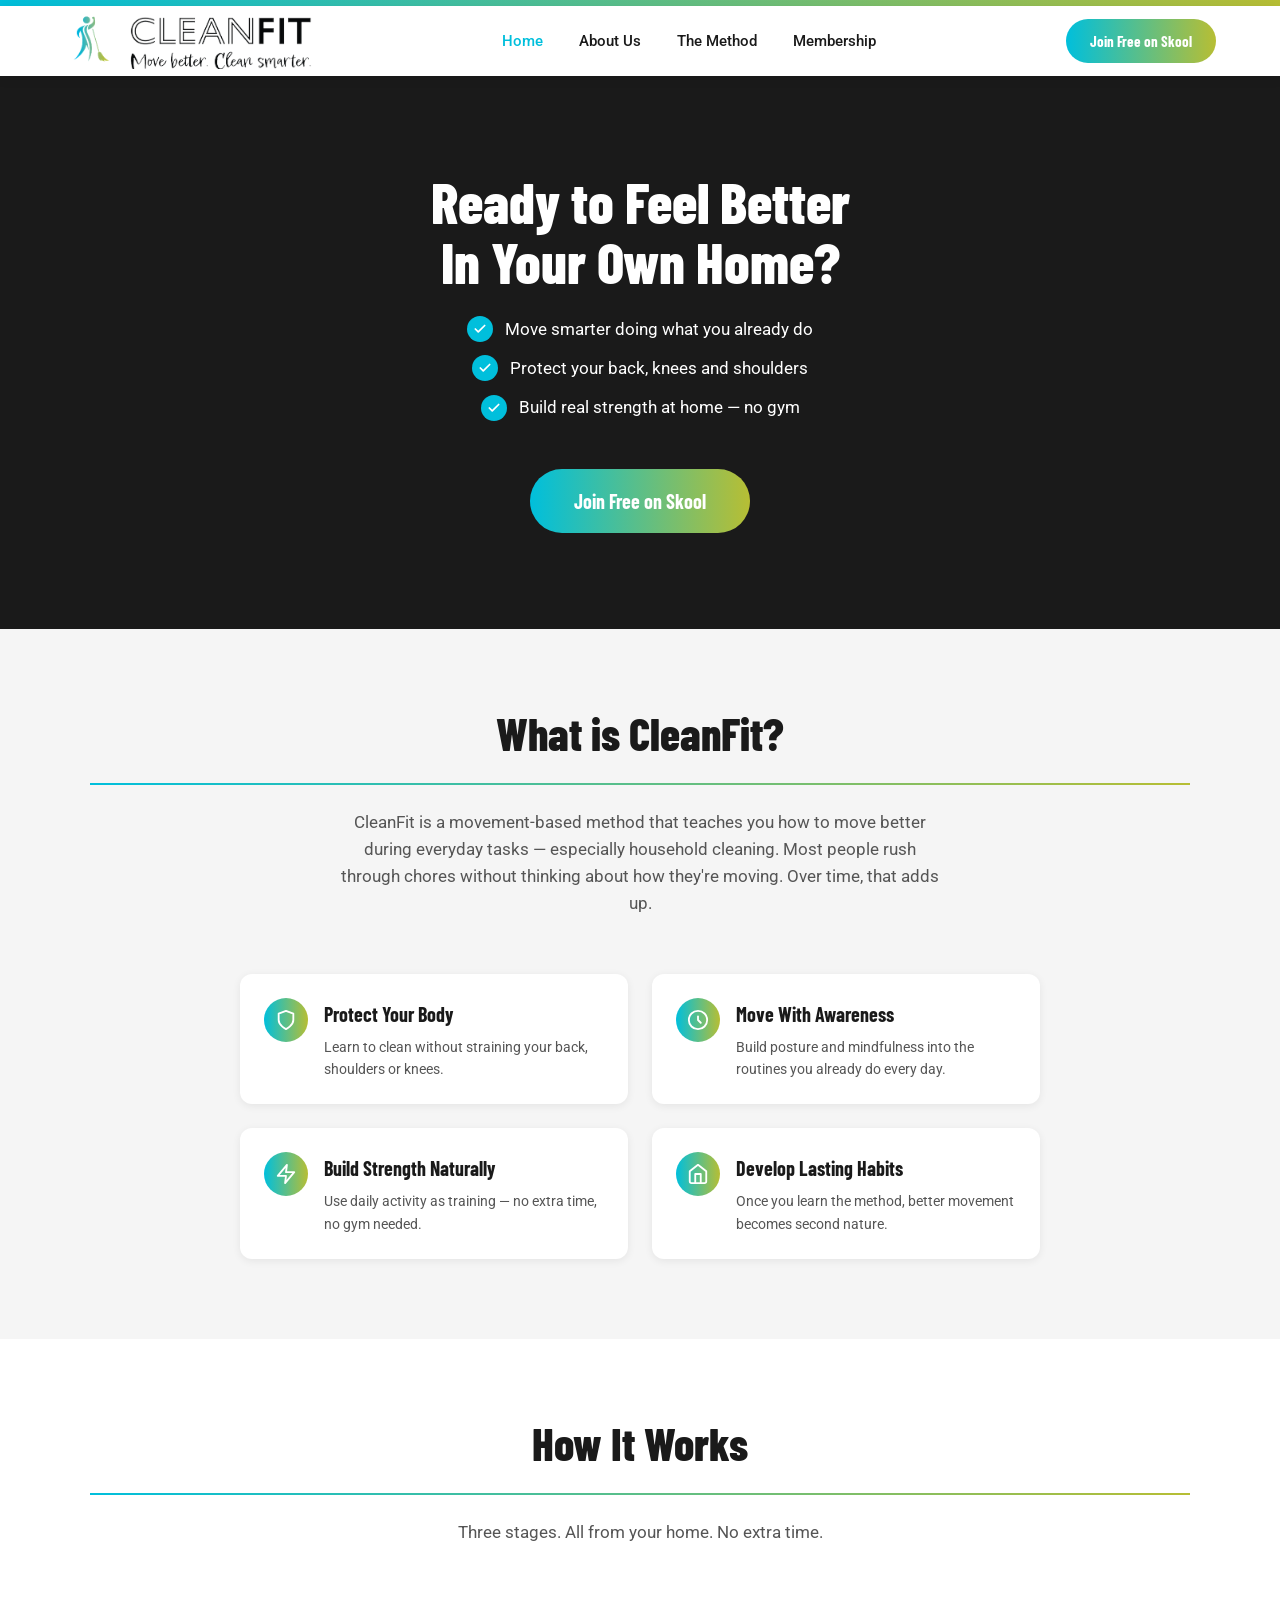
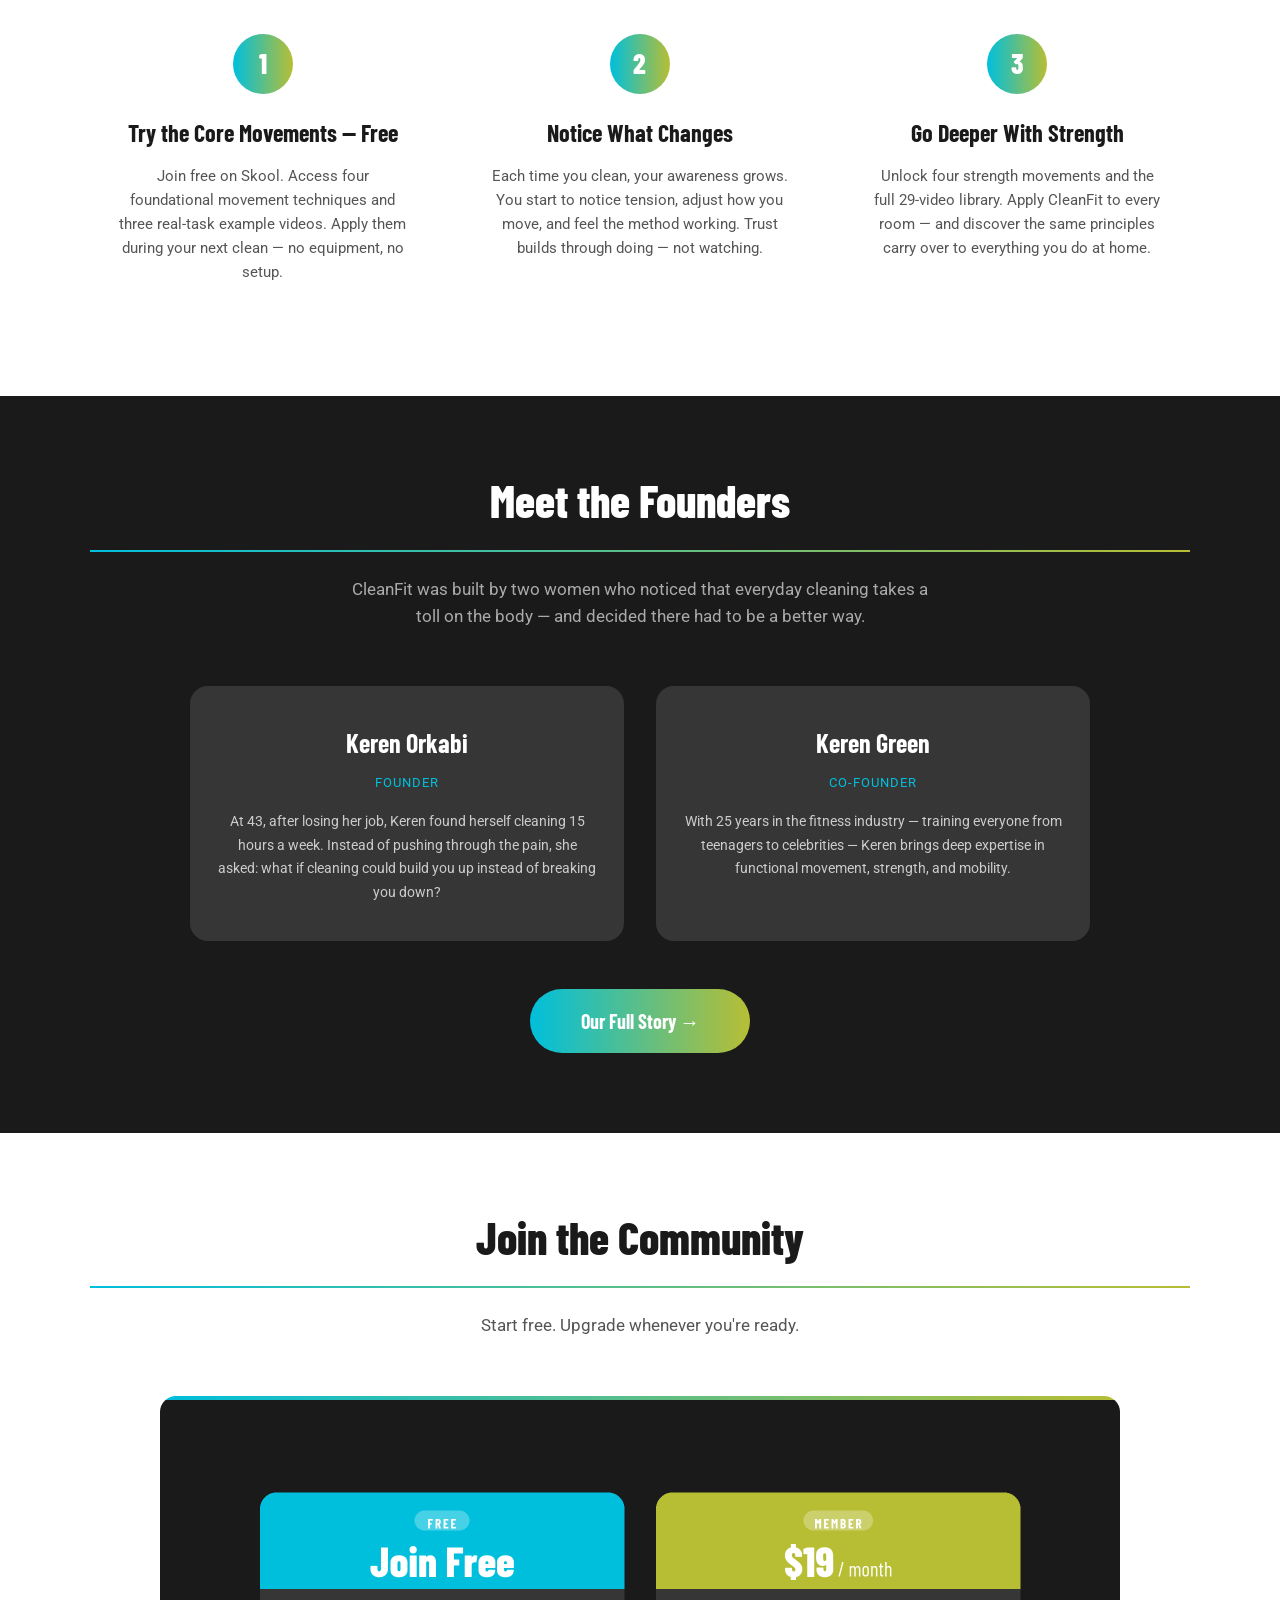
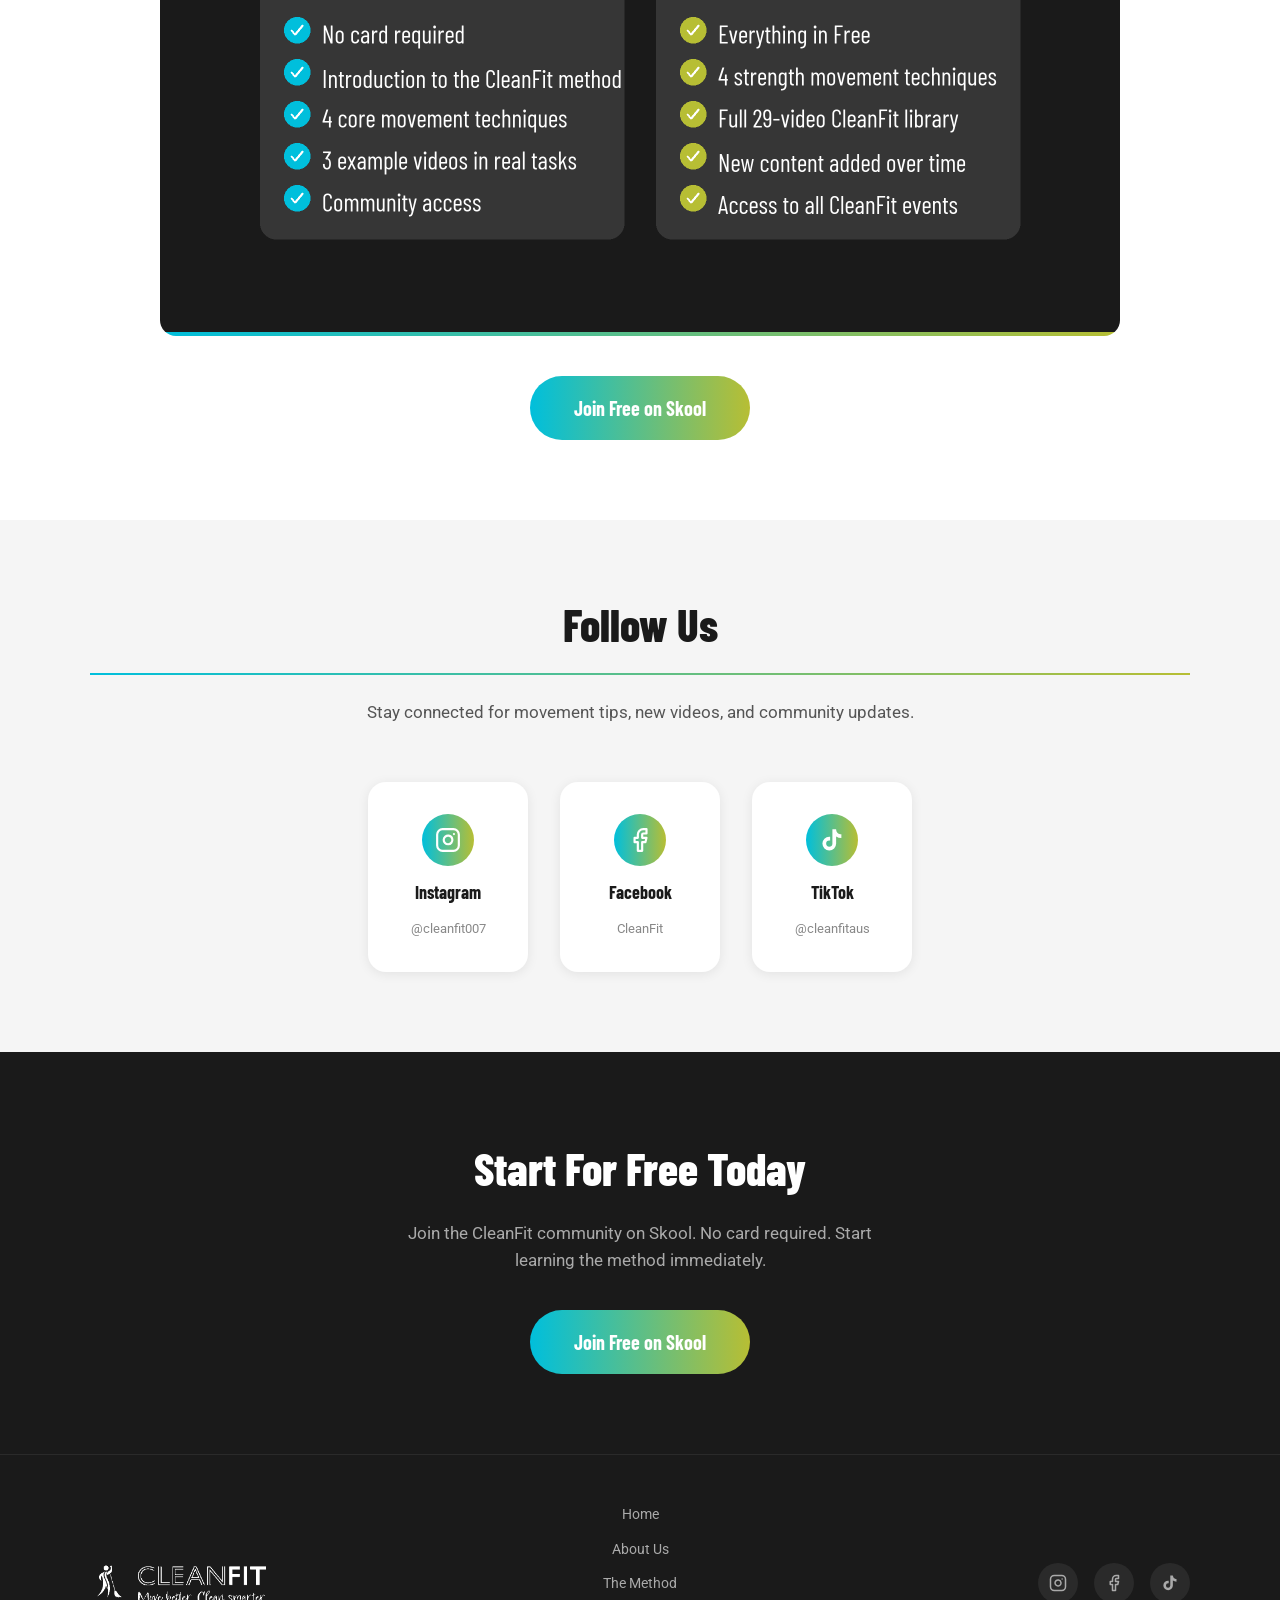
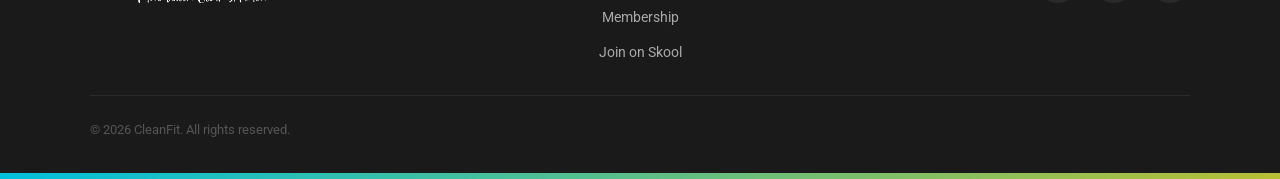
<file: index.html>
<!DOCTYPE html>
<html lang="en">
<head>
  <meta charset="UTF-8">
  <meta name="viewport" content="width=device-width, initial-scale=1.0">
  <title>CleanFit – Move Better. Clean Stronger.</title>
  <meta name="description" content="CleanFit teaches you how to move smarter during everyday cleaning tasks — build strength, protect your body, no gym required. Join free on Skool.">
  <link rel="preconnect" href="https://fonts.googleapis.com">
  <link rel="preconnect" href="https://fonts.gstatic.com" crossorigin>
  <link href="https://fonts.googleapis.com/css2?family=Barlow+Condensed:wght@700;800&family=Dancing+Script:wght@700&family=Roboto:wght@400;500&display=swap" rel="stylesheet">
  <link rel="stylesheet" href="css/styles.css">
</head>
<body>

  <!-- Gradient Strip Top -->
  <div class="gradient-strip"></div>

  <!-- Navigation -->
  <nav class="nav">
    <div class="nav-inner">
      <a href="index.html" class="nav-logo">
        <img src="assets/cleanfit-logo-horizontal.png" alt="CleanFit">
      </a>
      <div class="nav-links">
        <a href="index.html" class="active">Home</a>
        <a href="about.html">About Us</a>
        <a href="method.html">The Method</a>
        <a href="membership.html">Membership</a>
      </div>
      <div class="nav-cta">
        <a href="https://skool.com/cleanfit-4514" target="_blank" class="btn-primary">Join Free on Skool</a>
      </div>
      <div class="nav-hamburger" aria-label="Menu">
        <span></span><span></span><span></span>
      </div>
    </div>
    <div class="nav-mobile">
      <a href="index.html">Home</a>
      <a href="about.html">About Us</a>
      <a href="method.html">The Method</a>
      <a href="membership.html">Membership</a>
      <a href="https://skool.com/cleanfit-4514" target="_blank" class="btn-primary">Join Free on Skool</a>
    </div>
  </nav>

  <!-- Hero -->
  <section class="hero">
    <div class="hero-inner">
      <h1>
        <span>Ready to Feel Better</span>
        <span>In Your Own Home?</span>
      </h1>
      <div class="hero-bullets">
        <div class="hero-bullet">
          <div class="tick-filled">
            <svg viewBox="0 0 24 24" fill="none" stroke="white" stroke-width="3" stroke-linecap="round" stroke-linejoin="round"><polyline points="20 6 9 17 4 12"/></svg>
          </div>
          <span>Move smarter doing what you already do</span>
        </div>
        <div class="hero-bullet">
          <div class="tick-filled">
            <svg viewBox="0 0 24 24" fill="none" stroke="white" stroke-width="3" stroke-linecap="round" stroke-linejoin="round"><polyline points="20 6 9 17 4 12"/></svg>
          </div>
          <span>Protect your back, knees and shoulders</span>
        </div>
        <div class="hero-bullet">
          <div class="tick-filled">
            <svg viewBox="0 0 24 24" fill="none" stroke="white" stroke-width="3" stroke-linecap="round" stroke-linejoin="round"><polyline points="20 6 9 17 4 12"/></svg>
          </div>
          <span>Build real strength at home — no gym</span>
        </div>
      </div>
      <a href="https://skool.com/cleanfit-4514" target="_blank" class="btn-primary">Join Free on Skool</a>
    </div>
  </section>

  <!-- What is CleanFit -->
  <section class="section section-surface">
    <div class="section-inner">
      <div class="section-header">
        <h2 class="headline-lg">What is CleanFit?</h2>
        <hr class="gradient-divider">
        <p>CleanFit is a movement-based method that teaches you how to move better during everyday tasks — especially household cleaning. Most people rush through chores without thinking about how they're moving. Over time, that adds up.</p>
      </div>
      <div class="benefits-grid">
        <div class="benefit-item">
          <div class="benefit-icon">
            <svg viewBox="0 0 24 24" fill="none" stroke="currentColor" stroke-width="2" stroke-linecap="round" stroke-linejoin="round"><path d="M12 22s8-4 8-10V5l-8-3-8 3v7c0 6 8 10 8 10z"/></svg>
          </div>
          <div>
            <h3>Protect Your Body</h3>
            <p>Learn to clean without straining your back, shoulders or knees.</p>
          </div>
        </div>
        <div class="benefit-item">
          <div class="benefit-icon">
            <svg viewBox="0 0 24 24" fill="none" stroke="currentColor" stroke-width="2" stroke-linecap="round" stroke-linejoin="round"><circle cx="12" cy="12" r="10"/><path d="M12 8v4l3 3"/></svg>
          </div>
          <div>
            <h3>Move With Awareness</h3>
            <p>Build posture and mindfulness into the routines you already do every day.</p>
          </div>
        </div>
        <div class="benefit-item">
          <div class="benefit-icon">
            <svg viewBox="0 0 24 24" fill="none" stroke="currentColor" stroke-width="2" stroke-linecap="round" stroke-linejoin="round"><path d="M13 2L3 14h9l-1 8 10-12h-9l1-8z"/></svg>
          </div>
          <div>
            <h3>Build Strength Naturally</h3>
            <p>Use daily activity as training — no extra time, no gym needed.</p>
          </div>
        </div>
        <div class="benefit-item">
          <div class="benefit-icon">
            <svg viewBox="0 0 24 24" fill="none" stroke="currentColor" stroke-width="2" stroke-linecap="round" stroke-linejoin="round"><path d="M3 9l9-7 9 7v11a2 2 0 01-2 2H5a2 2 0 01-2-2z"/><polyline points="9 22 9 12 15 12 15 22"/></svg>
          </div>
          <div>
            <h3>Develop Lasting Habits</h3>
            <p>Once you learn the method, better movement becomes second nature.</p>
          </div>
        </div>
      </div>
    </div>
  </section>

  <!-- How It Works -->
  <section class="section section-light">
    <div class="section-inner">
      <div class="section-header">
        <h2 class="headline-lg">How It Works</h2>
        <hr class="gradient-divider">
        <p>Three stages. All from your home. No extra time.</p>
      </div>
      <div class="steps-grid">
        <div class="step-item">
          <div class="step-number">1</div>
          <h3>Try the Core Movements — Free</h3>
          <p>Join free on Skool. Access four foundational movement techniques and three real-task example videos. Apply them during your next clean — no equipment, no setup.</p>
        </div>
        <div class="step-item">
          <div class="step-number">2</div>
          <h3>Notice What Changes</h3>
          <p>Each time you clean, your awareness grows. You start to notice tension, adjust how you move, and feel the method working. Trust builds through doing — not watching.</p>
        </div>
        <div class="step-item">
          <div class="step-number">3</div>
          <h3>Go Deeper With Strength</h3>
          <p>Unlock four strength movements and the full 29-video library. Apply CleanFit to every room — and discover the same principles carry over to everything you do at home.</p>
        </div>
      </div>
    </div>
  </section>

  <!-- Meet the Founders Teaser -->
  <section class="section section-dark">
    <div class="section-inner">
      <div class="section-header">
        <h2 class="headline-lg" style="color:white;">Meet the Founders</h2>
        <hr class="gradient-divider">
        <p style="color:#aaa;">CleanFit was built by two women who noticed that everyday cleaning takes a toll on the body — and decided there had to be a better way.</p>
      </div>
      <div class="founders-teaser">
        <div class="founder-card">
          <h3>Keren Orkabi</h3>
          <p class="role">Founder</p>
          <p>At 43, after losing her job, Keren found herself cleaning 15 hours a week. Instead of pushing through the pain, she asked: what if cleaning could build you up instead of breaking you down?</p>
        </div>
        <div class="founder-card">
          <h3>Keren Green</h3>
          <p class="role">Co-Founder</p>
          <p>With 25 years in the fitness industry — training everyone from teenagers to celebrities — Keren brings deep expertise in functional movement, strength, and mobility.</p>
        </div>
      </div>
      <div style="text-align:center;">
        <a href="about.html" class="btn-primary">Our Full Story →</a>
      </div>
    </div>
  </section>

  <!-- Pricing -->
  <section class="section section-light">
    <div class="section-inner">
      <div class="section-header">
        <h2 class="headline-lg">Join the Community</h2>
        <hr class="gradient-divider">
        <p>Start free. Upgrade whenever you're ready.</p>
      </div>
      <div style="display:flex; justify-content:center; align-items:center; margin-bottom:40px;">
        <img src="assets/cleanfit-pricing-cards.png" alt="CleanFit pricing — Free and Member plans" style="max-width:100%; width:960px; border-radius:16px;">
      </div>
      <div class="pricing-cta">
        <a href="https://skool.com/cleanfit-4514" target="_blank" class="btn-primary">Join Free on Skool</a>
      </div>
    </div>
  </section>

  <!-- Follow Us -->
  <section class="section section-surface">
    <div class="section-inner">
      <div class="section-header">
        <h2 class="headline-lg">Follow Us</h2>
        <hr class="gradient-divider">
        <p>Stay connected for movement tips, new videos, and community updates.</p>
      </div>
      <div class="social-follow-grid">
        <a href="https://instagram.com/cleanfit007" target="_blank" rel="noopener" class="social-follow-card">
          <div class="platform-icon">
            <svg viewBox="0 0 24 24" fill="none" stroke="currentColor" stroke-width="2" stroke-linecap="round" stroke-linejoin="round"><rect x="2" y="2" width="20" height="20" rx="5" ry="5"/><path d="M16 11.37A4 4 0 1112.63 8 4 4 0 0116 11.37z"/><line x1="17.5" y1="6.5" x2="17.51" y2="6.5"/></svg>
          </div>
          <span class="platform-name">Instagram</span>
          <span class="platform-handle">@cleanfit007</span>
        </a>
        <a href="https://www.facebook.com/profile.php?id=61574846408626" target="_blank" rel="noopener" class="social-follow-card">
          <div class="platform-icon">
            <svg viewBox="0 0 24 24" fill="none" stroke="currentColor" stroke-width="2" stroke-linecap="round" stroke-linejoin="round"><path d="M18 2h-3a5 5 0 00-5 5v3H7v4h3v8h4v-8h3l1-4h-4V7a1 1 0 011-1h3z"/></svg>
          </div>
          <span class="platform-name">Facebook</span>
          <span class="platform-handle">CleanFit</span>
        </a>
        <a href="https://www.tiktok.com/@cleanfitoz" target="_blank" rel="noopener" class="social-follow-card">
          <div class="platform-icon">
            <svg viewBox="0 0 24 24" fill="currentColor"><path d="M19.59 6.69a4.83 4.83 0 01-3.77-4.25V2h-3.45v13.67a2.89 2.89 0 01-2.88 2.5 2.89 2.89 0 01-2.89-2.89 2.89 2.89 0 012.89-2.89c.28 0 .54.04.79.1V9.01a6.33 6.33 0 00-.79-.05 6.34 6.34 0 00-6.34 6.34 6.34 6.34 0 006.34 6.34 6.34 6.34 0 006.33-6.34V8.69a8.26 8.26 0 004.83 1.55V6.79a4.85 4.85 0 01-1.06-.1z"/></svg>
          </div>
          <span class="platform-name">TikTok</span>
          <span class="platform-handle">@cleanfitaus</span>
        </a>
      </div>
    </div>
  </section>

  <!-- Final CTA -->
  <section class="cta-banner">
    <h2>Start For Free Today</h2>
    <p>Join the CleanFit community on Skool. No card required. Start learning the method immediately.</p>
    <a href="https://skool.com/cleanfit-4514" target="_blank" class="btn-primary">Join Free on Skool</a>
  </section>

  <!-- Footer -->
  <footer class="footer">
    <div class="footer-inner">
      <div class="footer-logo">
        <img src="assets/cleanfit-logo-horizontal-dark.png" alt="CleanFit" style="height:40px;width:auto;">
      </div>
      <div class="footer-links">
        <a href="index.html">Home</a>
        <a href="about.html">About Us</a>
        <a href="method.html">The Method</a>
        <a href="membership.html">Membership</a>
        <a href="https://skool.com/cleanfit-4514" target="_blank">Join on Skool</a>
      </div>
      <div class="footer-social">
        <a href="https://instagram.com/cleanfit007" target="_blank" rel="noopener" class="social-icon" aria-label="Instagram">
          <svg viewBox="0 0 24 24" fill="none" stroke="currentColor" stroke-width="2" stroke-linecap="round" stroke-linejoin="round"><rect x="2" y="2" width="20" height="20" rx="5" ry="5"/><path d="M16 11.37A4 4 0 1112.63 8 4 4 0 0116 11.37z"/><line x1="17.5" y1="6.5" x2="17.51" y2="6.5"/></svg>
        </a>
        <a href="https://www.facebook.com/profile.php?id=61574846408626" target="_blank" rel="noopener" class="social-icon" aria-label="Facebook">
          <svg viewBox="0 0 24 24" fill="none" stroke="currentColor" stroke-width="2" stroke-linecap="round" stroke-linejoin="round"><path d="M18 2h-3a5 5 0 00-5 5v3H7v4h3v8h4v-8h3l1-4h-4V7a1 1 0 011-1h3z"/></svg>
        </a>
        <a href="https://www.tiktok.com/@cleanfitoz" target="_blank" rel="noopener" class="social-icon" aria-label="TikTok">
          <svg viewBox="0 0 24 24" fill="currentColor"><path d="M19.59 6.69a4.83 4.83 0 01-3.77-4.25V2h-3.45v13.67a2.89 2.89 0 01-2.88 2.5 2.89 2.89 0 01-2.89-2.89 2.89 2.89 0 012.89-2.89c.28 0 .54.04.79.1V9.01a6.33 6.33 0 00-.79-.05 6.34 6.34 0 00-6.34 6.34 6.34 6.34 0 006.34 6.34 6.34 6.34 0 006.33-6.34V8.69a8.26 8.26 0 004.83 1.55V6.79a4.85 4.85 0 01-1.06-.1z"/></svg>
        </a>
      </div>
    </div>
    <div class="footer-bottom">
      <p>© 2026 CleanFit. All rights reserved.</p>
    </div>
  </footer>

  <!-- Gradient Strip Bottom -->
  <div class="gradient-strip"></div>

  <script src="js/main.js"></script>
</body>
</html>
</file>
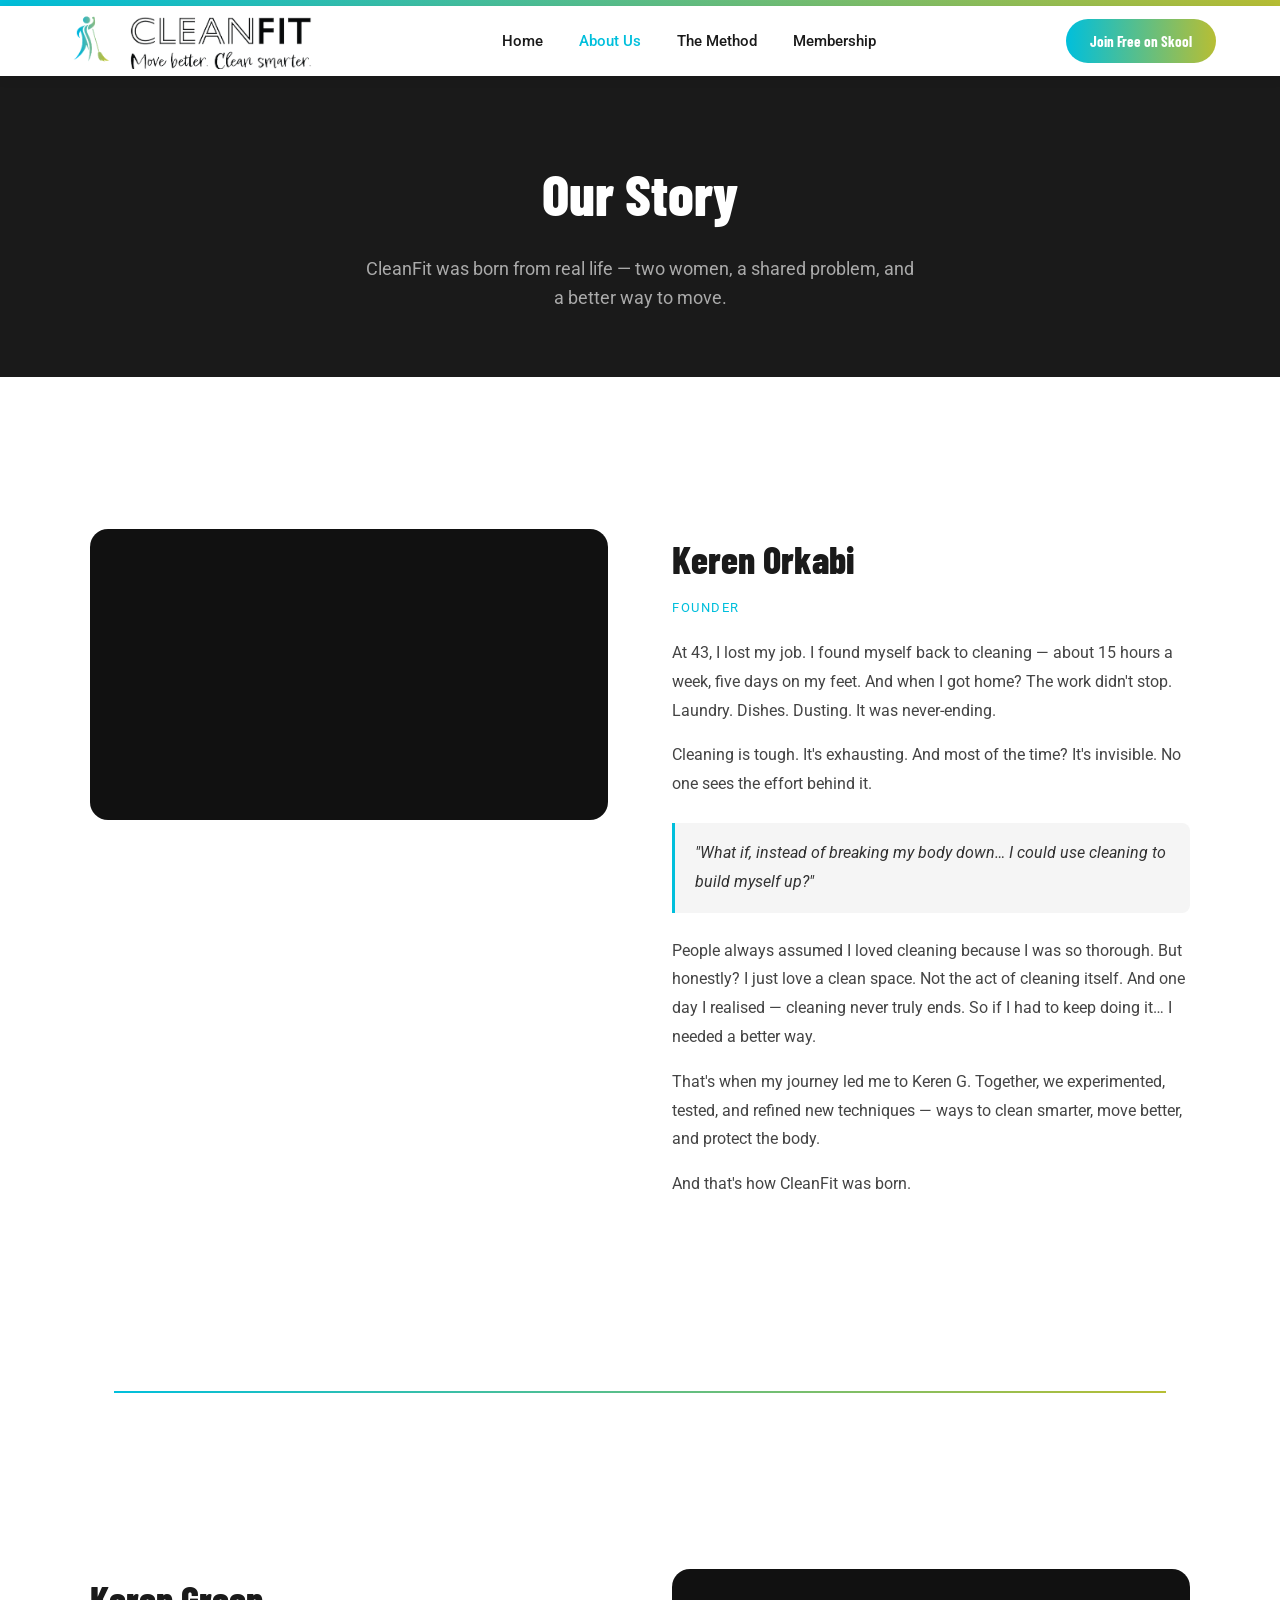
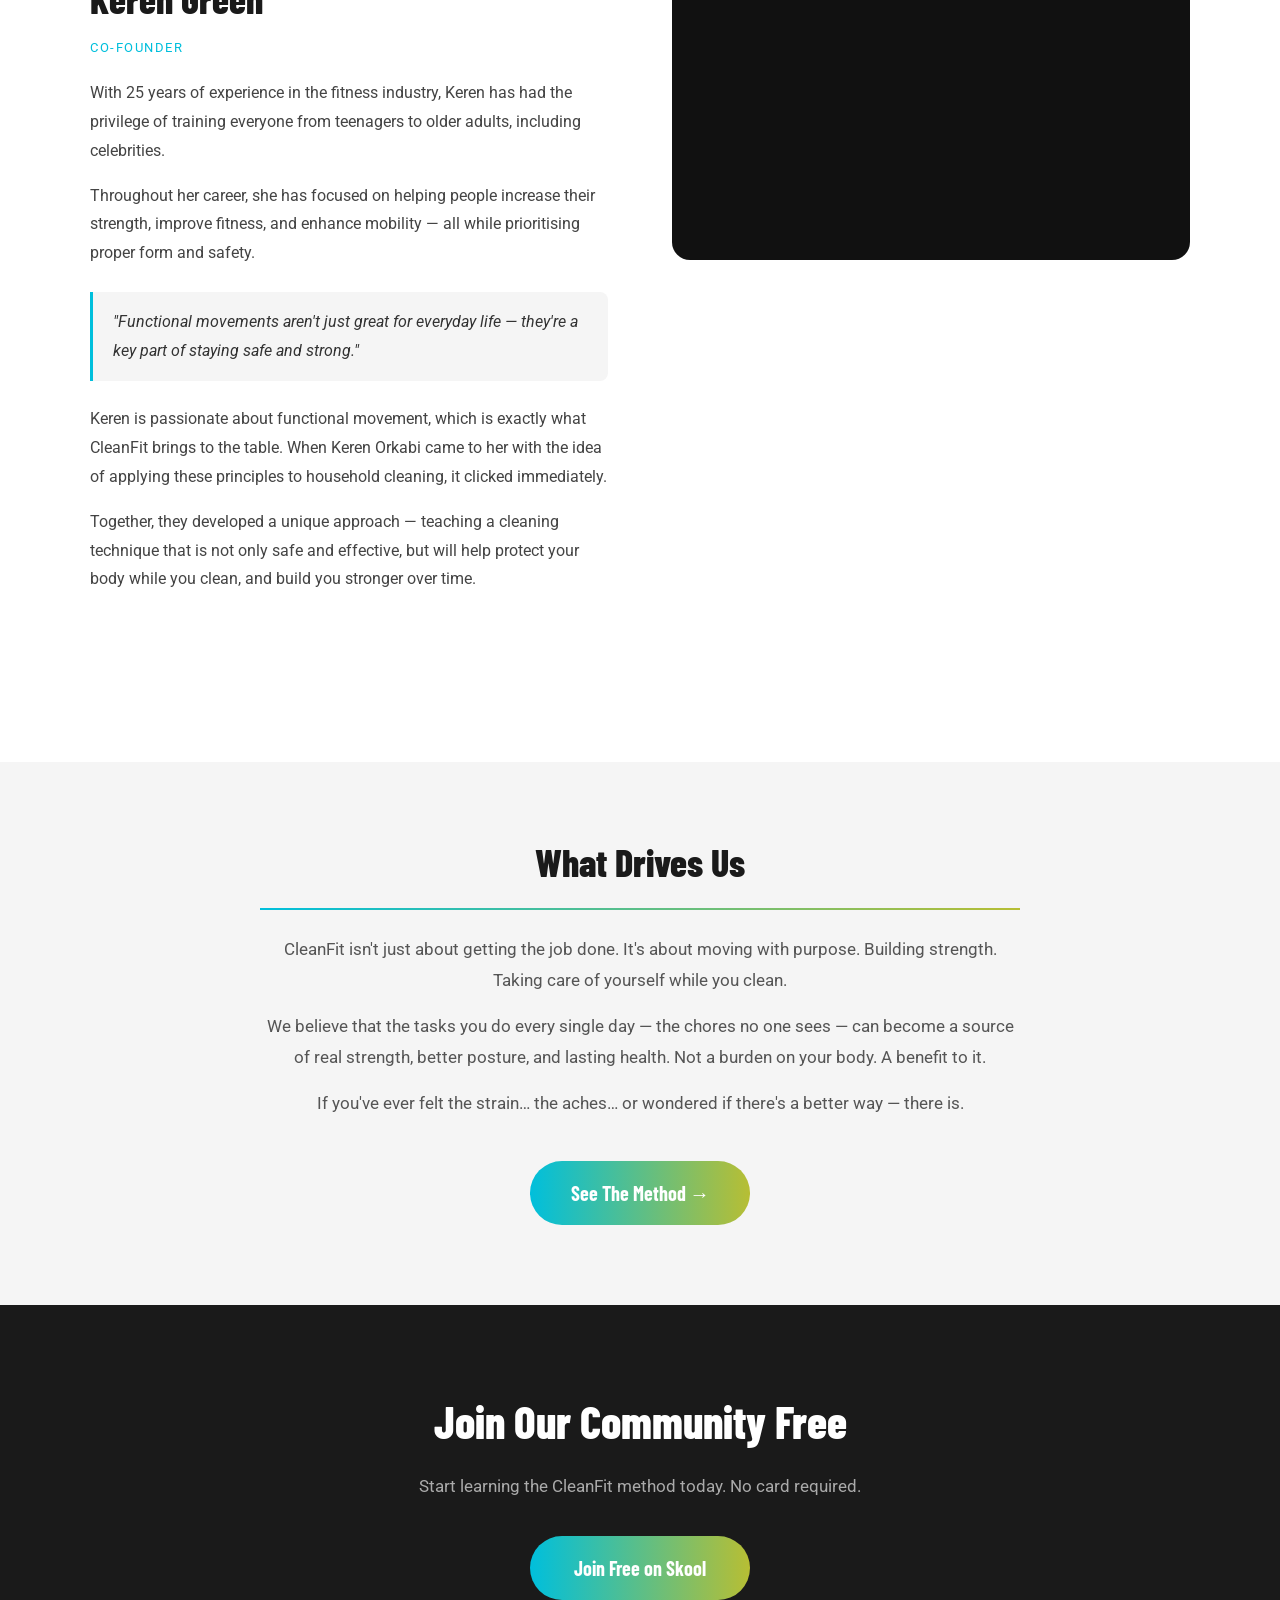
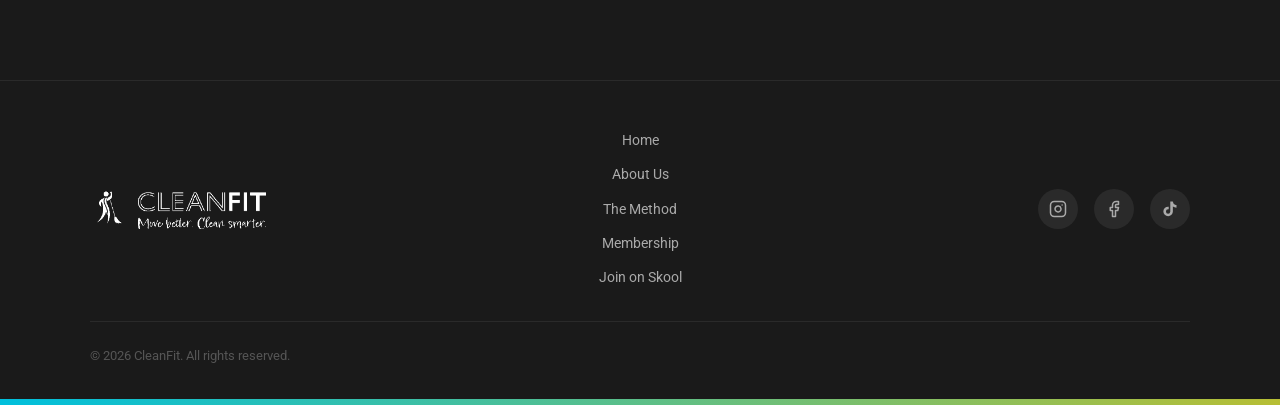
<file: about.html>
<!DOCTYPE html>
<html lang="en">
<head>
  <meta charset="UTF-8">
  <meta name="viewport" content="width=device-width, initial-scale=1.0">
  <title>About Us – CleanFit</title>
  <meta name="description" content="Meet the founders of CleanFit — Keren Orkabi and Keren Green. Learn how CleanFit was born from real life, real work, and the need to move better.">
  <link rel="preconnect" href="https://fonts.googleapis.com">
  <link rel="preconnect" href="https://fonts.gstatic.com" crossorigin>
  <link href="https://fonts.googleapis.com/css2?family=Barlow+Condensed:wght@700;800&family=Dancing+Script:wght@700&family=Roboto:wght@400;500&display=swap" rel="stylesheet">
  <link rel="stylesheet" href="css/styles.css">
  <style>
    .mission-block {
      max-width: 760px;
      margin: 0 auto;
      text-align: center;
    }
    .mission-block h2 {
      font-family: var(--font-display);
      font-size: 38px;
      font-weight: 800;
      margin-bottom: 24px;
    }
    .mission-block p {
      font-size: 17px;
      color: #555;
      line-height: 1.8;
      margin-bottom: 16px;
    }
  </style>
</head>
<body>

  <!-- Gradient Strip Top -->
  <div class="gradient-strip"></div>

  <!-- Navigation -->
  <nav class="nav">
    <div class="nav-inner">
      <a href="index.html" class="nav-logo">
        <img src="assets/cleanfit-logo-horizontal.png" alt="CleanFit">
      </a>
      <div class="nav-links">
        <a href="index.html">Home</a>
        <a href="about.html" class="active">About Us</a>
        <a href="method.html">The Method</a>
        <a href="membership.html">Membership</a>
      </div>
      <div class="nav-cta">
        <a href="https://skool.com/cleanfit-4514" target="_blank" class="btn-primary">Join Free on Skool</a>
      </div>
      <div class="nav-hamburger" aria-label="Menu">
        <span></span><span></span><span></span>
      </div>
    </div>
    <div class="nav-mobile">
      <a href="index.html">Home</a>
      <a href="about.html" class="active">About Us</a>
      <a href="method.html">The Method</a>
      <a href="membership.html">Membership</a>
      <a href="https://skool.com/cleanfit-4514" target="_blank" class="btn-primary">Join Free on Skool</a>
    </div>
  </nav>

  <!-- Page Hero -->
  <section class="page-hero">
    <h1>Our Story</h1>
    <p>CleanFit was born from real life — two women, a shared problem, and a better way to move.</p>
  </section>

  <!-- Keren Orkabi -->
  <section class="section section-light">
    <div class="section-inner">
      <div class="founder-section">
        <div class="founder-video">
          <iframe src="https://www.youtube.com/embed/re7HV7qMu5k" frameborder="0" allow="accelerometer; autoplay; clipboard-write; encrypted-media; gyroscope; picture-in-picture" allowfullscreen></iframe>
        </div>
        <div class="founder-content">
          <h2>Keren Orkabi</h2>
          <p class="founder-role">Founder</p>
          <p>At 43, I lost my job. I found myself back to cleaning — about 15 hours a week, five days on my feet. And when I got home? The work didn't stop. Laundry. Dishes. Dusting. It was never-ending.</p>
          <p>Cleaning is tough. It's exhausting. And most of the time? It's invisible. No one sees the effort behind it.</p>
          <div class="quote-block">
            <p>"What if, instead of breaking my body down… I could use cleaning to build myself up?"</p>
          </div>
          <p>People always assumed I loved cleaning because I was so thorough. But honestly? I just love a clean space. Not the act of cleaning itself. And one day I realised — cleaning never truly ends. So if I had to keep doing it… I needed a better way.</p>
          <p>That's when my journey led me to Keren G. Together, we experimented, tested, and refined new techniques — ways to clean smarter, move better, and protect the body.</p>
          <p>And that's how CleanFit was born.</p>
        </div>
      </div>
    </div>
  </section>

  <!-- Gradient Divider between founders -->
  <div style="padding: 0 24px; max-width: 1100px; margin: 0 auto;"><hr class="gradient-divider"></div>

  <!-- Keren Green -->
  <section class="section section-light">
    <div class="section-inner">
      <div class="founder-section reverse">
        <div class="founder-video">
          <iframe src="https://www.youtube.com/embed/NG-dK9NX3BY" frameborder="0" allow="accelerometer; autoplay; clipboard-write; encrypted-media; gyroscope; picture-in-picture" allowfullscreen></iframe>
        </div>
        <div class="founder-content">
          <h2>Keren Green</h2>
          <p class="founder-role">Co-Founder</p>
          <p>With 25 years of experience in the fitness industry, Keren has had the privilege of training everyone from teenagers to older adults, including celebrities.</p>
          <p>Throughout her career, she has focused on helping people increase their strength, improve fitness, and enhance mobility — all while prioritising proper form and safety.</p>
          <div class="quote-block">
            <p>"Functional movements aren't just great for everyday life — they're a key part of staying safe and strong."</p>
          </div>
          <p>Keren is passionate about functional movement, which is exactly what CleanFit brings to the table. When Keren Orkabi came to her with the idea of applying these principles to household cleaning, it clicked immediately.</p>
          <p>Together, they developed a unique approach — teaching a cleaning technique that is not only safe and effective, but will help protect your body while you clean, and build you stronger over time.</p>
        </div>
      </div>
    </div>
  </section>

  <!-- What Drives Us -->
  <section class="section section-surface">
    <div class="section-inner">
      <div class="mission-block">
        <h2 class="headline-lg">What Drives Us</h2>
        <hr class="gradient-divider">
        <p>CleanFit isn't just about getting the job done. It's about moving with purpose. Building strength. Taking care of yourself while you clean.</p>
        <p>We believe that the tasks you do every single day — the chores no one sees — can become a source of real strength, better posture, and lasting health. Not a burden on your body. A benefit to it.</p>
        <p>If you've ever felt the strain… the aches… or wondered if there's a better way — there is.</p>
        <br>
        <a href="method.html" class="btn-primary">See The Method →</a>
      </div>
    </div>
  </section>

  <!-- CTA Banner -->
  <section class="cta-banner">
    <h2>Join Our Community Free</h2>
    <p>Start learning the CleanFit method today. No card required.</p>
    <a href="https://skool.com/cleanfit-4514" target="_blank" class="btn-primary">Join Free on Skool</a>
  </section>

  <!-- Footer -->
  <footer class="footer">
    <div class="footer-inner">
      <div class="footer-logo">
        <img src="assets/cleanfit-logo-horizontal-dark.png" alt="CleanFit" style="height:40px;width:auto;">
      </div>
      <div class="footer-links">
        <a href="index.html">Home</a>
        <a href="about.html">About Us</a>
        <a href="method.html">The Method</a>
        <a href="membership.html">Membership</a>
        <a href="https://skool.com/cleanfit-4514" target="_blank">Join on Skool</a>
      </div>
      <div class="footer-social">
        <a href="https://instagram.com/cleanfit007" target="_blank" rel="noopener" class="social-icon" aria-label="Instagram">
          <svg viewBox="0 0 24 24" fill="none" stroke="currentColor" stroke-width="2" stroke-linecap="round" stroke-linejoin="round"><rect x="2" y="2" width="20" height="20" rx="5" ry="5"/><path d="M16 11.37A4 4 0 1112.63 8 4 4 0 0116 11.37z"/><line x1="17.5" y1="6.5" x2="17.51" y2="6.5"/></svg>
        </a>
        <a href="https://www.facebook.com/profile.php?id=61574846408626" target="_blank" rel="noopener" class="social-icon" aria-label="Facebook">
          <svg viewBox="0 0 24 24" fill="none" stroke="currentColor" stroke-width="2" stroke-linecap="round" stroke-linejoin="round"><path d="M18 2h-3a5 5 0 00-5 5v3H7v4h3v8h4v-8h3l1-4h-4V7a1 1 0 011-1h3z"/></svg>
        </a>
        <a href="https://www.tiktok.com/@cleanfitoz" target="_blank" rel="noopener" class="social-icon" aria-label="TikTok">
          <svg viewBox="0 0 24 24" fill="currentColor"><path d="M19.59 6.69a4.83 4.83 0 01-3.77-4.25V2h-3.45v13.67a2.89 2.89 0 01-2.88 2.5 2.89 2.89 0 01-2.89-2.89 2.89 2.89 0 012.89-2.89c.28 0 .54.04.79.1V9.01a6.33 6.33 0 00-.79-.05 6.34 6.34 0 00-6.34 6.34 6.34 6.34 0 006.34 6.34 6.34 6.34 0 006.33-6.34V8.69a8.26 8.26 0 004.83 1.55V6.79a4.85 4.85 0 01-1.06-.1z"/></svg>
        </a>
      </div>
    </div>
    <div class="footer-bottom">
      <p>© 2026 CleanFit. All rights reserved.</p>
    </div>
  </footer>

  <!-- Gradient Strip Bottom -->
  <div class="gradient-strip"></div>

  <script src="js/main.js"></script>
</body>
</html>
</file>
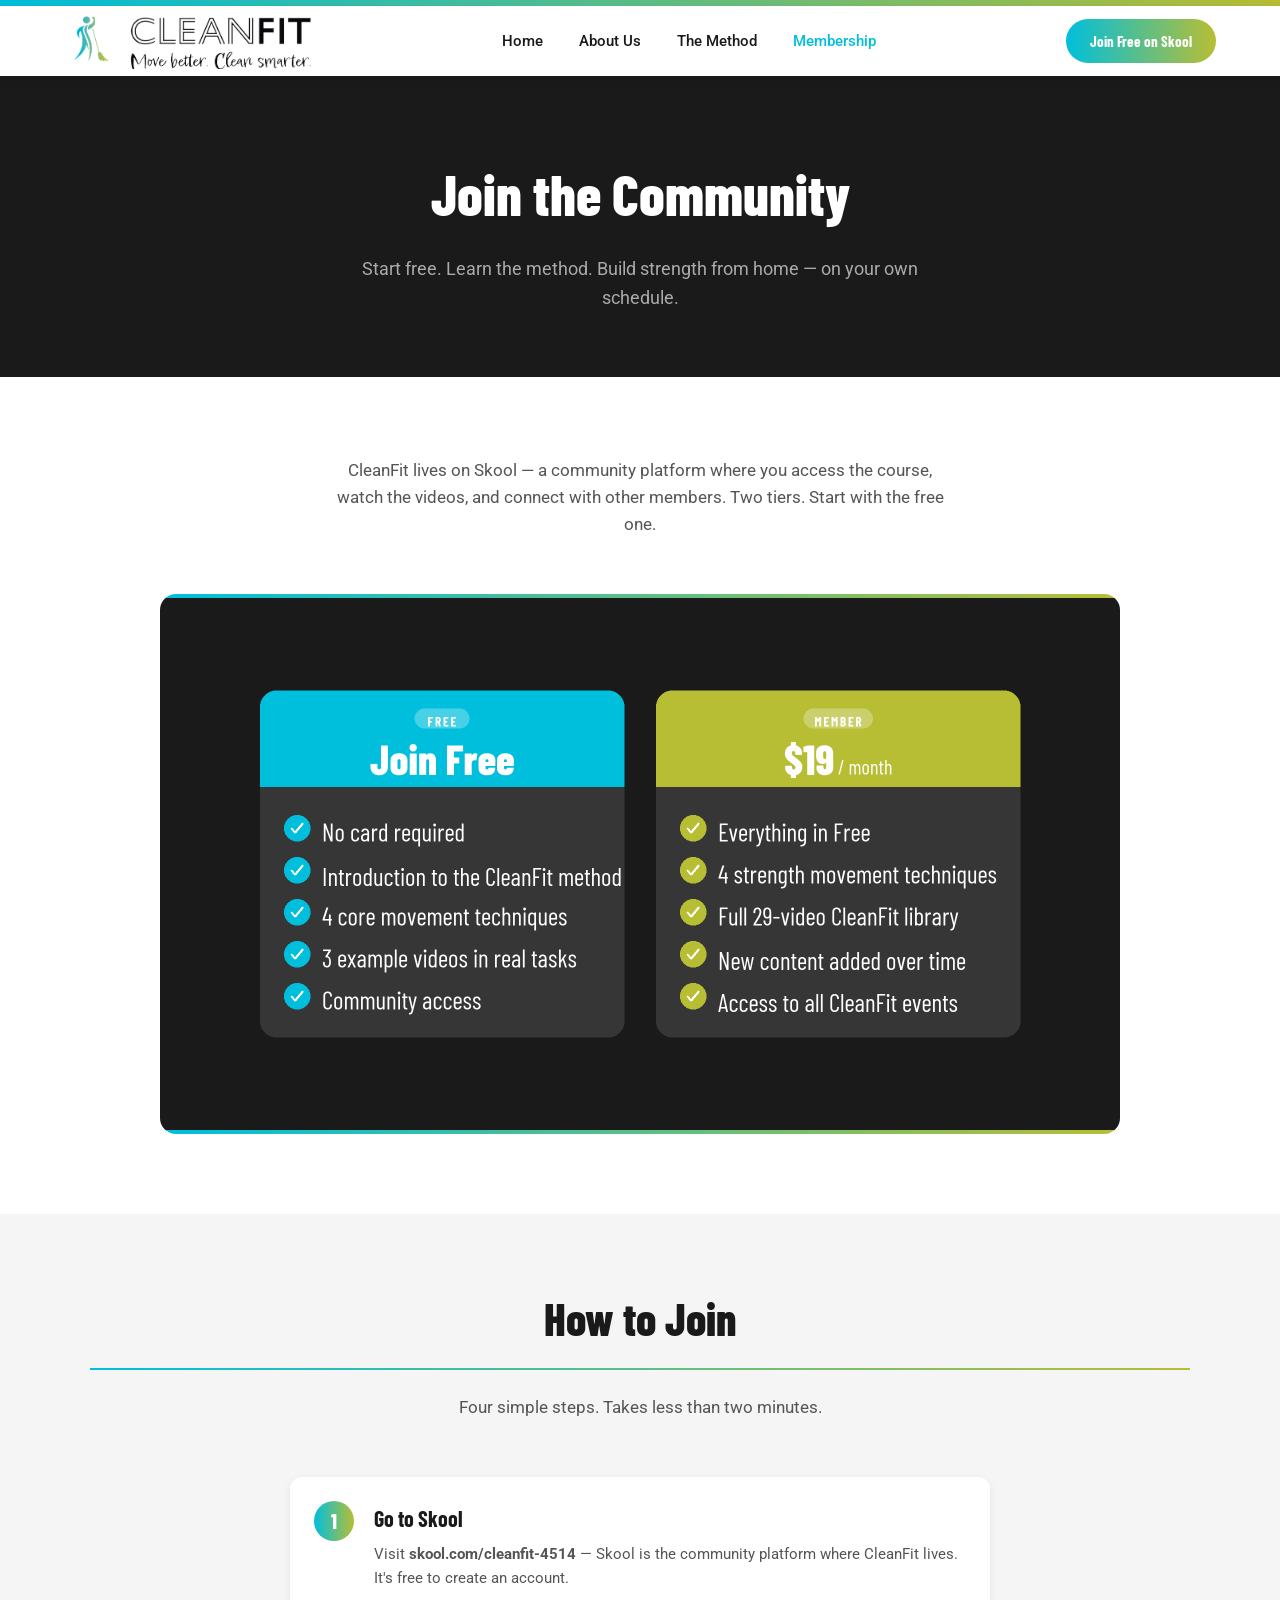
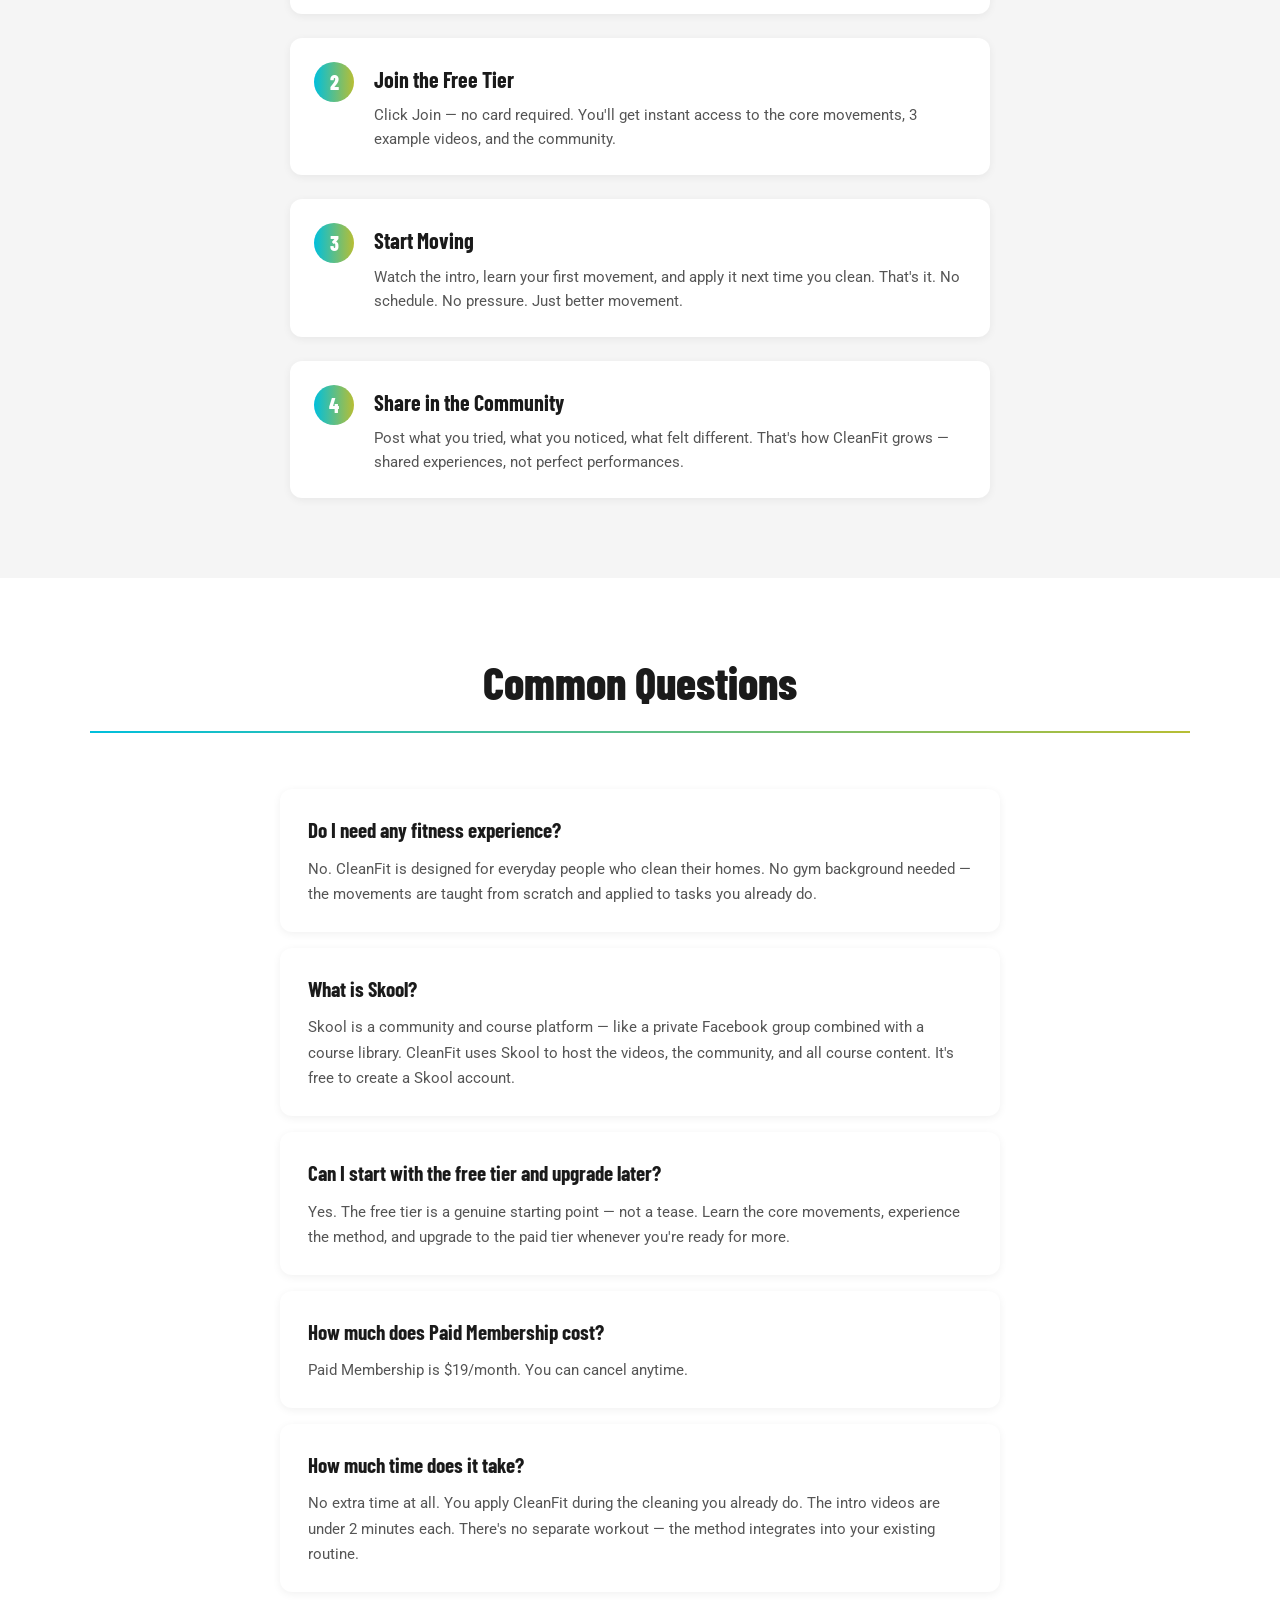
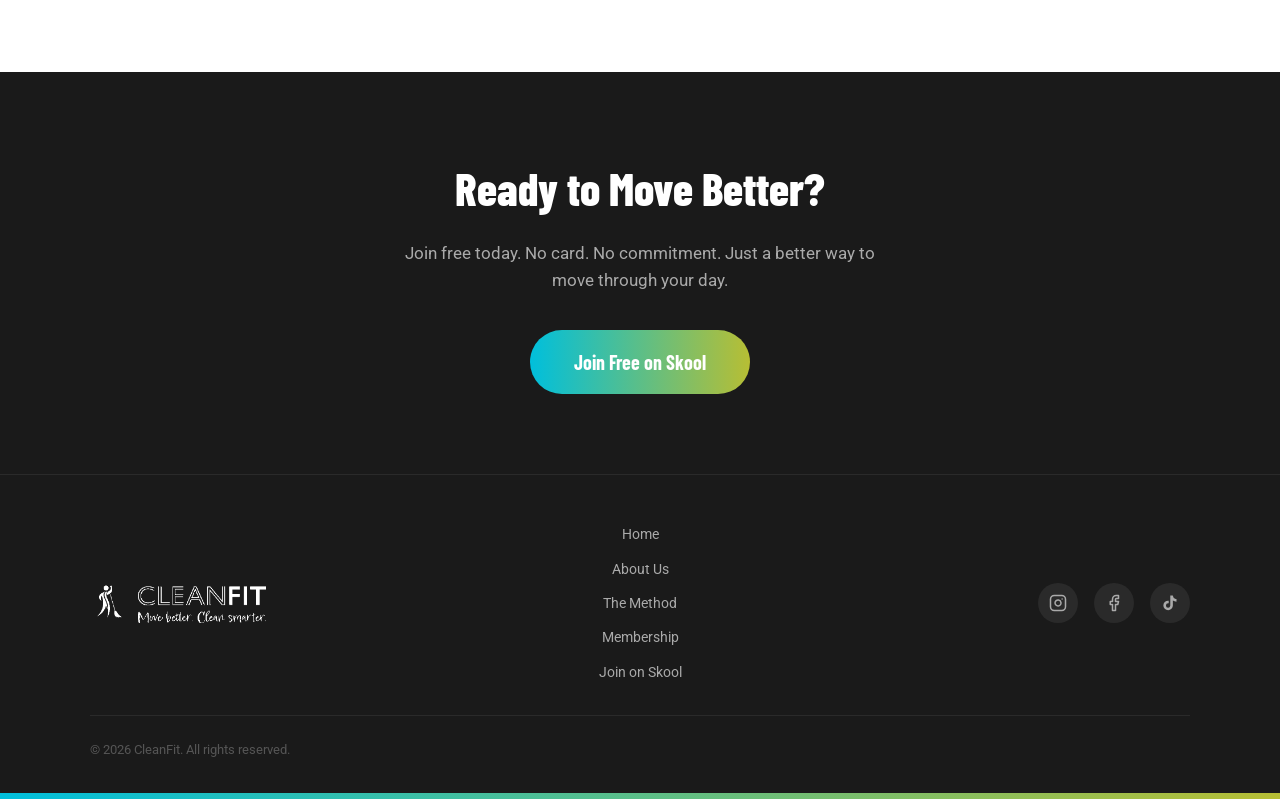
<file: membership.html>
<!DOCTYPE html>
<html lang="en">
<head>
  <meta charset="UTF-8">
  <meta name="viewport" content="width=device-width, initial-scale=1.0">
  <title>Membership – CleanFit</title>
  <meta name="description" content="Join CleanFit free on Skool. Learn core movements, protect your body, and build real strength at home. No card required to start.">
  <link rel="preconnect" href="https://fonts.googleapis.com">
  <link rel="preconnect" href="https://fonts.gstatic.com" crossorigin>
  <link href="https://fonts.googleapis.com/css2?family=Barlow+Condensed:wght@700;800&family=Dancing+Script:wght@700&family=Roboto:wght@400;500&display=swap" rel="stylesheet">
  <link rel="stylesheet" href="css/styles.css">
  <style>
    .pricing-intro {
      text-align: center;
      max-width: 620px;
      margin: 0 auto 56px;
    }
    .pricing-intro p { font-size: 17px; color: #555; }

    .pricing-summary {
      background: var(--color-surface);
      border-radius: var(--radius-md);
      padding: 20px 28px;
      margin-top: 16px;
      text-align: center;
      font-size: 14px;
      color: #666;
    }
    .pricing-summary strong { color: var(--color-near-black); }

    .how-to-join {
      max-width: 700px;
      margin: 0 auto;
    }
    .join-steps {
      display: flex;
      flex-direction: column;
      gap: 24px;
      margin-top: 40px;
    }
    .join-step {
      display: flex;
      align-items: flex-start;
      gap: 20px;
      background: var(--color-white);
      padding: 24px;
      border-radius: var(--radius-md);
      box-shadow: 0 2px 8px rgba(0,0,0,0.06);
    }
    .join-step-num {
      width: 40px;
      height: 40px;
      border-radius: 50%;
      background: var(--gradient);
      color: white;
      font-family: var(--font-display);
      font-size: 20px;
      font-weight: 800;
      display: flex;
      align-items: center;
      justify-content: center;
      flex-shrink: 0;
    }
    .join-step h3 {
      font-family: var(--font-display);
      font-size: 22px;
      font-weight: 700;
      margin-bottom: 6px;
    }
    .join-step p { font-size: 15px; color: #555; }

    .faq-list {
      max-width: 720px;
      margin: 0 auto;
      display: flex;
      flex-direction: column;
      gap: 16px;
    }
    .faq-item {
      background: var(--color-white);
      border-radius: var(--radius-md);
      padding: 24px 28px;
      box-shadow: 0 2px 8px rgba(0,0,0,0.06);
    }
    .faq-item h3 {
      font-family: var(--font-display);
      font-size: 21px;
      font-weight: 700;
      margin-bottom: 10px;
      color: var(--color-near-black);
    }
    .faq-item p { font-size: 15px; color: #555; line-height: 1.7; }

  </style>
</head>
<body>

  <!-- Gradient Strip Top -->
  <div class="gradient-strip"></div>

  <!-- Navigation -->
  <nav class="nav">
    <div class="nav-inner">
      <a href="index.html" class="nav-logo">
        <img src="assets/cleanfit-logo-horizontal.png" alt="CleanFit">
      </a>
      <div class="nav-links">
        <a href="index.html">Home</a>
        <a href="about.html">About Us</a>
        <a href="method.html">The Method</a>
        <a href="membership.html" class="active">Membership</a>
      </div>
      <div class="nav-cta">
        <a href="https://skool.com/cleanfit-4514" target="_blank" class="btn-primary">Join Free on Skool</a>
      </div>
      <div class="nav-hamburger" aria-label="Menu">
        <span></span><span></span><span></span>
      </div>
    </div>
    <div class="nav-mobile">
      <a href="index.html">Home</a>
      <a href="about.html">About Us</a>
      <a href="method.html">The Method</a>
      <a href="membership.html" class="active">Membership</a>
      <a href="https://skool.com/cleanfit-4514" target="_blank" class="btn-primary">Join Free on Skool</a>
    </div>
  </nav>

  <!-- Page Hero -->
  <section class="page-hero">
    <h1>Join the Community</h1>
    <p>Start free. Learn the method. Build strength from home — on your own schedule.</p>
  </section>

  <!-- Pricing Cards -->
  <section class="section section-light">
    <div class="section-inner">
      <div class="pricing-intro">
        <p>CleanFit lives on Skool — a community platform where you access the course, watch the videos, and connect with other members. Two tiers. Start with the free one.</p>
      </div>
      <div style="display:flex; justify-content:center; align-items:center;">
        <img src="assets/cleanfit-pricing-cards.png" alt="CleanFit pricing — Free and Member plans" style="max-width:100%; width:960px; border-radius:16px;">
      </div>

    </div>
  </section>

  <!-- How to Join -->
  <section class="section section-surface">
    <div class="section-inner">
      <div class="section-header">
        <h2 class="headline-lg">How to Join</h2>
        <hr class="gradient-divider">
        <p>Four simple steps. Takes less than two minutes.</p>
      </div>
      <div class="how-to-join">
        <div class="join-steps">
          <div class="join-step">
            <div class="join-step-num">1</div>
            <div>
              <h3>Go to Skool</h3>
              <p>Visit <strong>skool.com/cleanfit-4514</strong> — Skool is the community platform where CleanFit lives. It's free to create an account.</p>
            </div>
          </div>
          <div class="join-step">
            <div class="join-step-num">2</div>
            <div>
              <h3>Join the Free Tier</h3>
              <p>Click Join — no card required. You'll get instant access to the core movements, 3 example videos, and the community.</p>
            </div>
          </div>
          <div class="join-step">
            <div class="join-step-num">3</div>
            <div>
              <h3>Start Moving</h3>
              <p>Watch the intro, learn your first movement, and apply it next time you clean. That's it. No schedule. No pressure. Just better movement.</p>
            </div>
          </div>
          <div class="join-step">
            <div class="join-step-num">4</div>
            <div>
              <h3>Share in the Community</h3>
              <p>Post what you tried, what you noticed, what felt different. That's how CleanFit grows — shared experiences, not perfect performances.</p>
            </div>
          </div>
        </div>
      </div>
    </div>
  </section>

  <!-- FAQ -->
  <section class="section section-light">
    <div class="section-inner">
      <div class="section-header">
        <h2 class="headline-lg">Common Questions</h2>
        <hr class="gradient-divider">
      </div>
      <div class="faq-list">
        <div class="faq-item">
          <h3>Do I need any fitness experience?</h3>
          <p>No. CleanFit is designed for everyday people who clean their homes. No gym background needed — the movements are taught from scratch and applied to tasks you already do.</p>
        </div>
        <div class="faq-item">
          <h3>What is Skool?</h3>
          <p>Skool is a community and course platform — like a private Facebook group combined with a course library. CleanFit uses Skool to host the videos, the community, and all course content. It's free to create a Skool account.</p>
        </div>
        <div class="faq-item">
          <h3>Can I start with the free tier and upgrade later?</h3>
          <p>Yes. The free tier is a genuine starting point — not a tease. Learn the core movements, experience the method, and upgrade to the paid tier whenever you're ready for more.</p>
        </div>
        <div class="faq-item">
          <h3>How much does Paid Membership cost?</h3>
          <p>Paid Membership is $19/month. You can cancel anytime.</p>
        </div>
        <div class="faq-item">
          <h3>How much time does it take?</h3>
          <p>No extra time at all. You apply CleanFit during the cleaning you already do. The intro videos are under 2 minutes each. There's no separate workout — the method integrates into your existing routine.</p>
        </div>
      </div>
    </div>
  </section>

  <!-- Final CTA Banner -->
  <section class="cta-banner">
    <h2>Ready to Move Better?</h2>
    <p>Join free today. No card. No commitment. Just a better way to move through your day.</p>
    <a href="https://skool.com/cleanfit-4514" target="_blank" class="btn-primary">Join Free on Skool</a>
  </section>

  <!-- Footer -->
  <footer class="footer">
    <div class="footer-inner">
      <div class="footer-logo">
        <img src="assets/cleanfit-logo-horizontal-dark.png" alt="CleanFit" style="height:40px;width:auto;">
      </div>
      <div class="footer-links">
        <a href="index.html">Home</a>
        <a href="about.html">About Us</a>
        <a href="method.html">The Method</a>
        <a href="membership.html">Membership</a>
        <a href="https://skool.com/cleanfit-4514" target="_blank">Join on Skool</a>
      </div>
      <div class="footer-social">
        <a href="https://instagram.com/cleanfit007" target="_blank" rel="noopener" class="social-icon" aria-label="Instagram">
          <svg viewBox="0 0 24 24" fill="none" stroke="currentColor" stroke-width="2" stroke-linecap="round" stroke-linejoin="round"><rect x="2" y="2" width="20" height="20" rx="5" ry="5"/><path d="M16 11.37A4 4 0 1112.63 8 4 4 0 0116 11.37z"/><line x1="17.5" y1="6.5" x2="17.51" y2="6.5"/></svg>
        </a>
        <a href="https://www.facebook.com/profile.php?id=61574846408626" target="_blank" rel="noopener" class="social-icon" aria-label="Facebook">
          <svg viewBox="0 0 24 24" fill="none" stroke="currentColor" stroke-width="2" stroke-linecap="round" stroke-linejoin="round"><path d="M18 2h-3a5 5 0 00-5 5v3H7v4h3v8h4v-8h3l1-4h-4V7a1 1 0 011-1h3z"/></svg>
        </a>
        <a href="https://www.tiktok.com/@cleanfitoz" target="_blank" rel="noopener" class="social-icon" aria-label="TikTok">
          <svg viewBox="0 0 24 24" fill="currentColor"><path d="M19.59 6.69a4.83 4.83 0 01-3.77-4.25V2h-3.45v13.67a2.89 2.89 0 01-2.88 2.5 2.89 2.89 0 01-2.89-2.89 2.89 2.89 0 012.89-2.89c.28 0 .54.04.79.1V9.01a6.33 6.33 0 00-.79-.05 6.34 6.34 0 00-6.34 6.34 6.34 6.34 0 006.34 6.34 6.34 6.34 0 006.33-6.34V8.69a8.26 8.26 0 004.83 1.55V6.79a4.85 4.85 0 01-1.06-.1z"/></svg>
        </a>
      </div>
    </div>
    <div class="footer-bottom">
      <p>© 2026 CleanFit. All rights reserved.</p>
    </div>
  </footer>

  <!-- Gradient Strip Bottom -->
  <div class="gradient-strip"></div>

  <script src="js/main.js"></script>
</body>
</html>
</file>
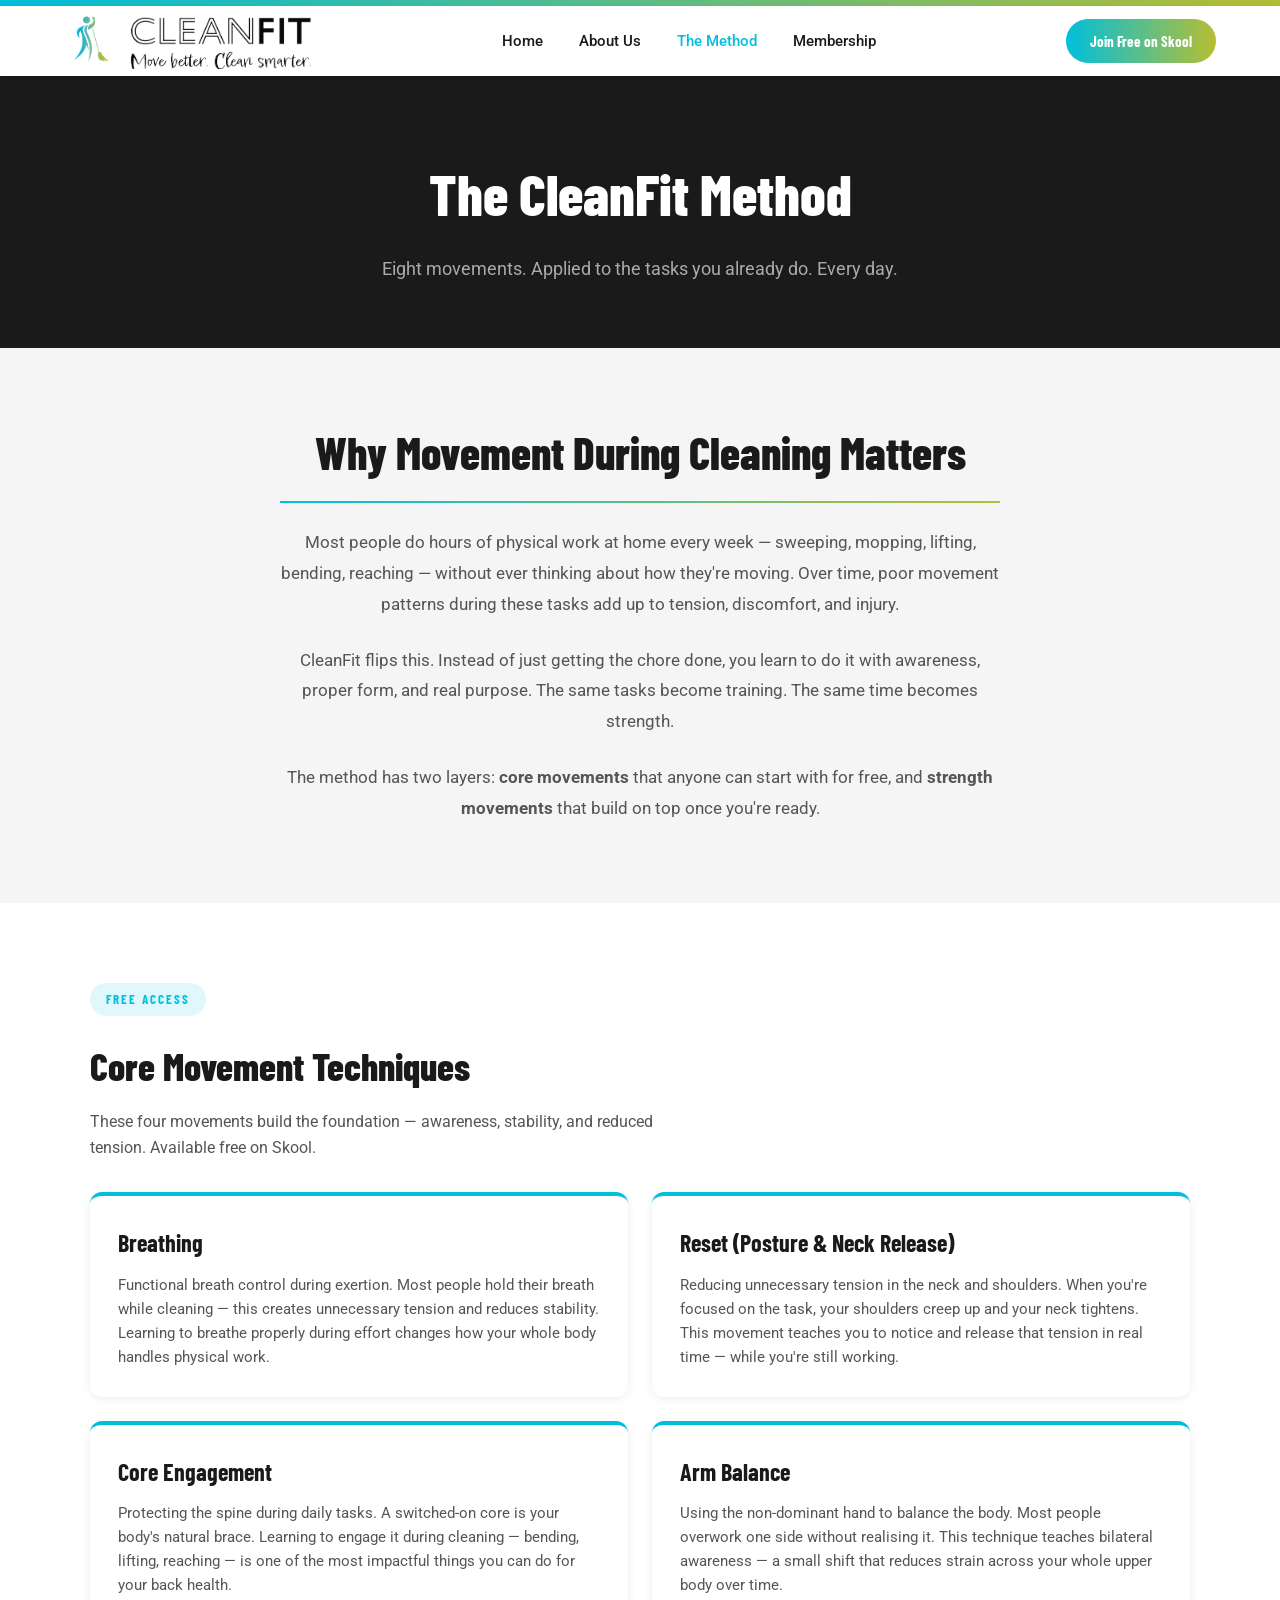
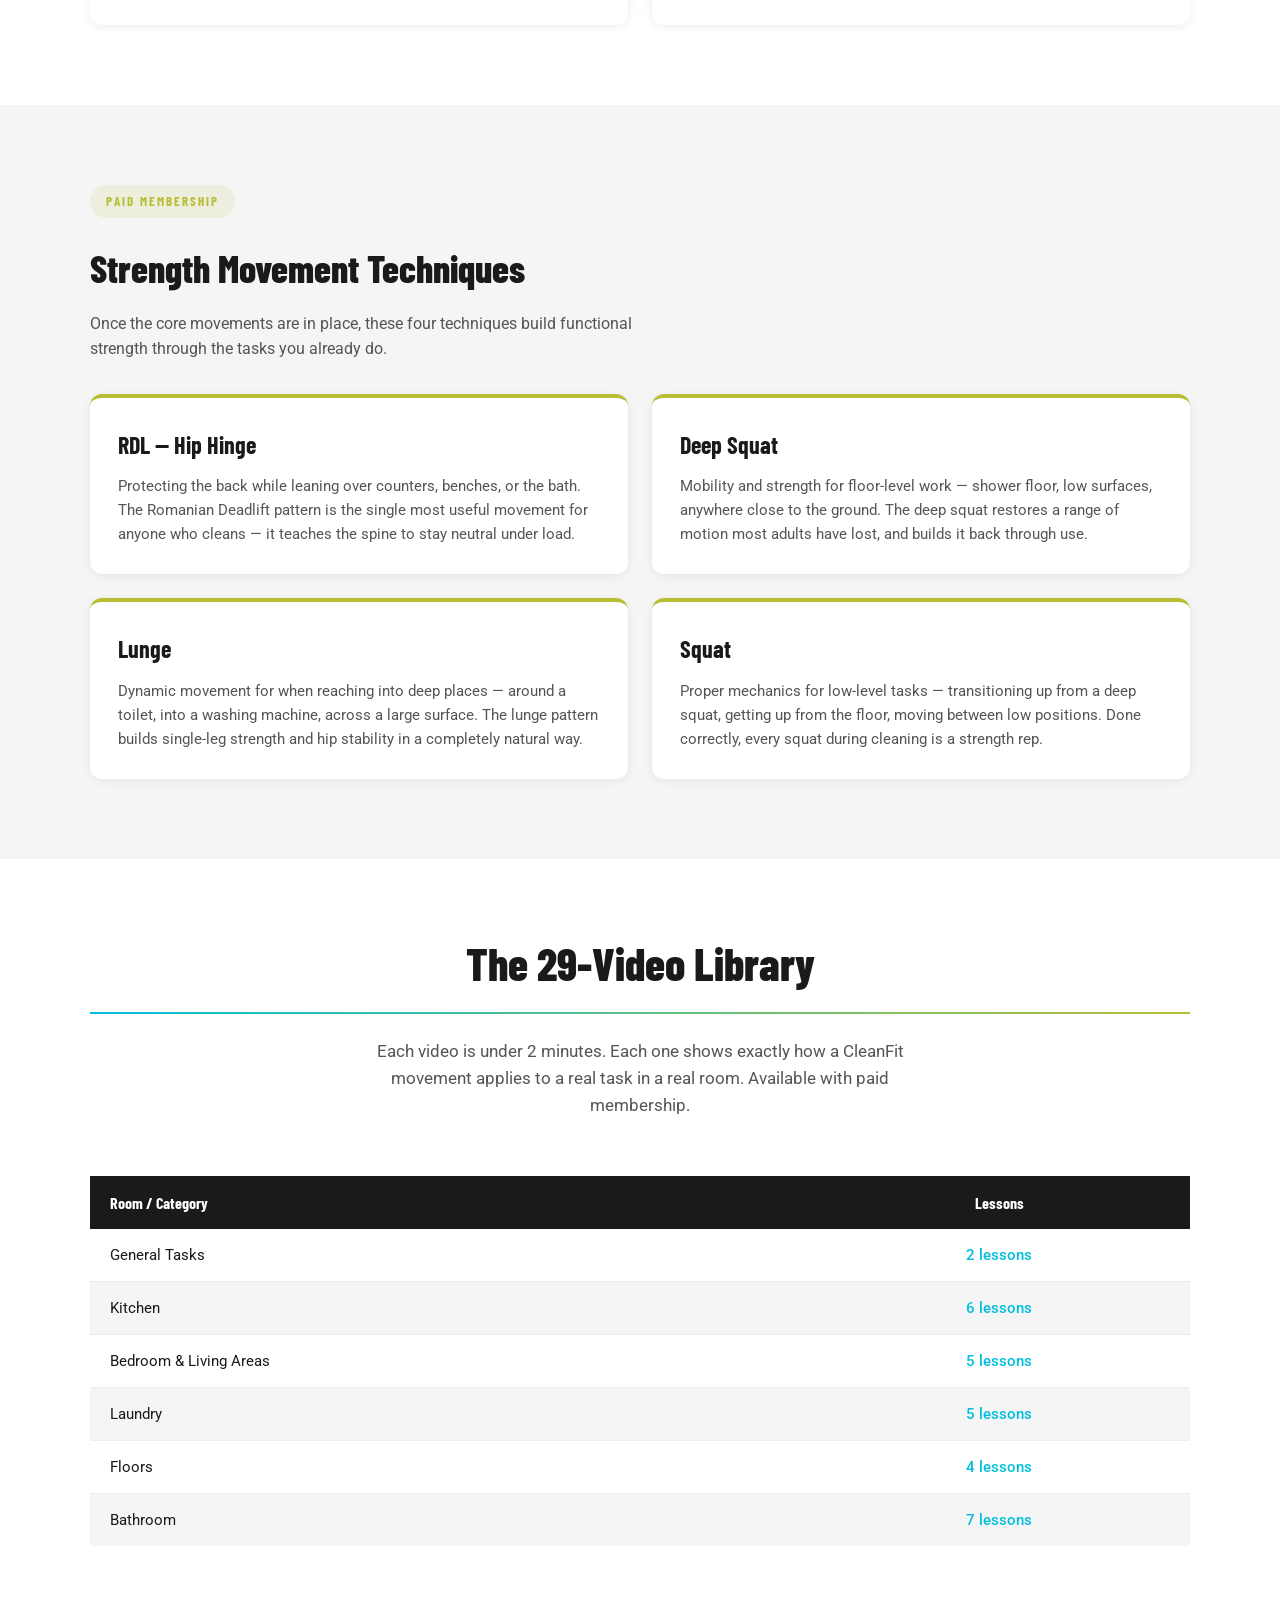
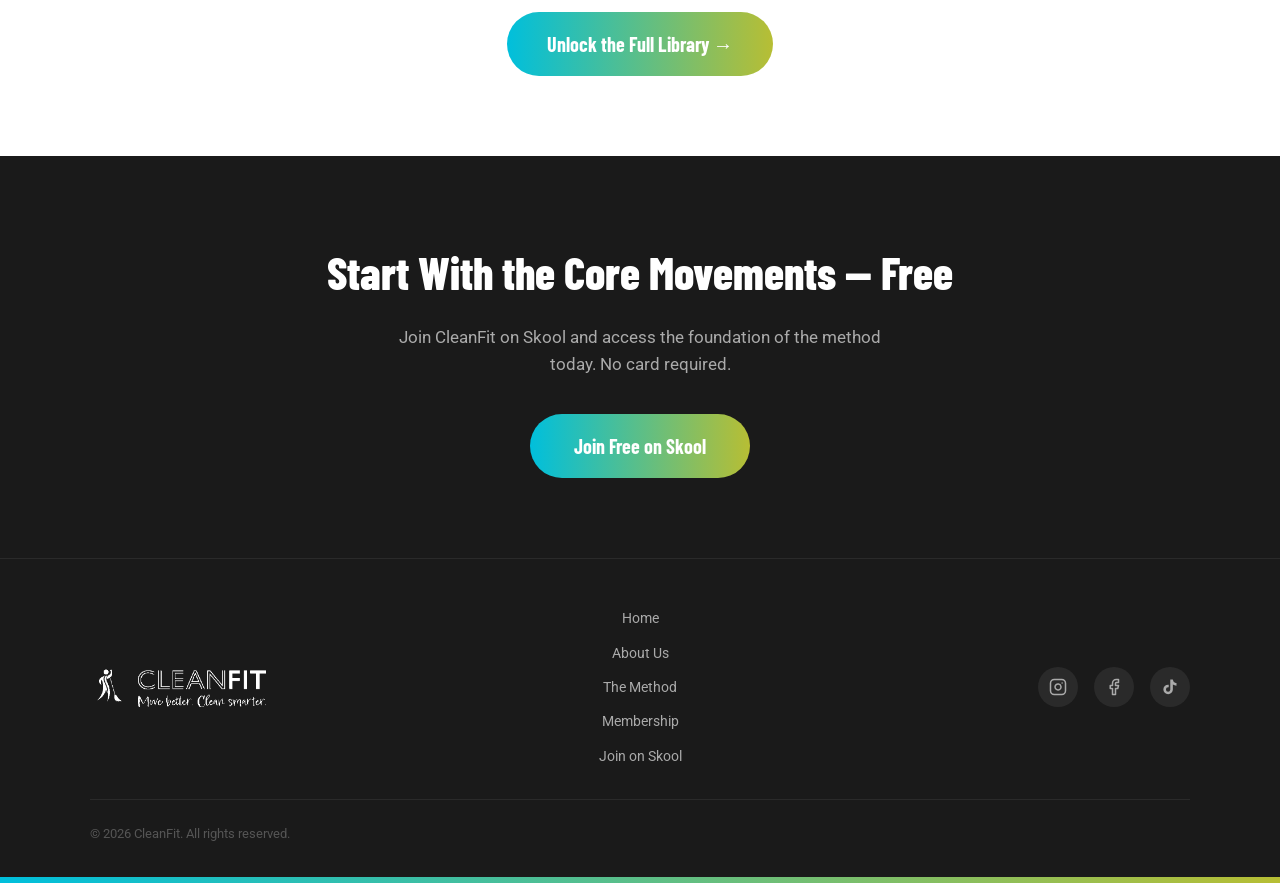
<file: method.html>
<!DOCTYPE html>
<html lang="en">
<head>
  <meta charset="UTF-8">
  <meta name="viewport" content="width=device-width, initial-scale=1.0">
  <title>The Method – CleanFit</title>
  <meta name="description" content="The CleanFit method teaches 8 movement techniques — 4 core and 4 strength — applied to real household tasks through 29 short videos.">
  <link rel="preconnect" href="https://fonts.googleapis.com">
  <link rel="preconnect" href="https://fonts.gstatic.com" crossorigin>
  <link href="https://fonts.googleapis.com/css2?family=Barlow+Condensed:wght@700;800&family=Dancing+Script:wght@700&family=Roboto:wght@400;500&display=swap" rel="stylesheet">
  <link rel="stylesheet" href="css/styles.css">
  <style>
    .method-intro {
      max-width: 720px;
      margin: 0 auto;
      text-align: center;
    }
    .method-intro p {
      font-size: 17px;
      color: #555;
      line-height: 1.8;
    }
    .movements-label {
      display: inline-block;
      font-family: var(--font-display);
      font-size: 13px;
      font-weight: 700;
      text-transform: uppercase;
      letter-spacing: 2px;
      padding: 6px 16px;
      border-radius: var(--radius-full);
      margin-bottom: 20px;
    }
    .movements-label.core { background: rgba(0,191,220,0.12); color: var(--color-primary); }
    .movements-label.strength { background: rgba(183,190,52,0.12); color: var(--color-secondary); }
    .movements-section-header {
      margin-bottom: 32px;
    }
    .movements-section-header h2 {
      font-family: var(--font-display);
      font-size: 38px;
      font-weight: 800;
      margin-bottom: 12px;
    }
    .movements-section-header p {
      font-size: 16px;
      color: #555;
      max-width: 600px;
    }
  </style>
</head>
<body>

  <!-- Gradient Strip Top -->
  <div class="gradient-strip"></div>

  <!-- Navigation -->
  <nav class="nav">
    <div class="nav-inner">
      <a href="index.html" class="nav-logo">
        <img src="assets/cleanfit-logo-horizontal.png" alt="CleanFit">
      </a>
      <div class="nav-links">
        <a href="index.html">Home</a>
        <a href="about.html">About Us</a>
        <a href="method.html" class="active">The Method</a>
        <a href="membership.html">Membership</a>
      </div>
      <div class="nav-cta">
        <a href="https://skool.com/cleanfit-4514" target="_blank" class="btn-primary">Join Free on Skool</a>
      </div>
      <div class="nav-hamburger" aria-label="Menu">
        <span></span><span></span><span></span>
      </div>
    </div>
    <div class="nav-mobile">
      <a href="index.html">Home</a>
      <a href="about.html">About Us</a>
      <a href="method.html" class="active">The Method</a>
      <a href="membership.html">Membership</a>
      <a href="https://skool.com/cleanfit-4514" target="_blank" class="btn-primary">Join Free on Skool</a>
    </div>
  </nav>

  <!-- Page Hero -->
  <section class="page-hero">
    <h1>The CleanFit Method</h1>
    <p>Eight movements. Applied to the tasks you already do. Every day.</p>
  </section>

  <!-- The Idea -->
  <section class="section section-surface">
    <div class="section-inner">
      <div class="method-intro">
        <h2 class="headline-lg" style="margin-bottom:16px;">Why Movement During Cleaning Matters</h2>
        <hr class="gradient-divider">
        <p>Most people do hours of physical work at home every week — sweeping, mopping, lifting, bending, reaching — without ever thinking about how they're moving. Over time, poor movement patterns during these tasks add up to tension, discomfort, and injury.</p>
        <br>
        <p>CleanFit flips this. Instead of just getting the chore done, you learn to do it with awareness, proper form, and real purpose. The same tasks become training. The same time becomes strength.</p>
        <br>
        <p>The method has two layers: <strong>core movements</strong> that anyone can start with for free, and <strong>strength movements</strong> that build on top once you're ready.</p>
      </div>
    </div>
  </section>

  <!-- Core Movements -->
  <section class="section section-light">
    <div class="section-inner">
      <div class="movements-section-header">
        <span class="movements-label core">Free Access</span>
        <h2>Core Movement Techniques</h2>
        <p>These four movements build the foundation — awareness, stability, and reduced tension. Available free on Skool.</p>
      </div>
      <div class="movements-grid">
        <div class="movement-card">
          <h3>Breathing</h3>
          <p>Functional breath control during exertion. Most people hold their breath while cleaning — this creates unnecessary tension and reduces stability. Learning to breathe properly during effort changes how your whole body handles physical work.</p>
        </div>
        <div class="movement-card">
          <h3>Reset (Posture & Neck Release)</h3>
          <p>Reducing unnecessary tension in the neck and shoulders. When you're focused on the task, your shoulders creep up and your neck tightens. This movement teaches you to notice and release that tension in real time — while you're still working.</p>
        </div>
        <div class="movement-card">
          <h3>Core Engagement</h3>
          <p>Protecting the spine during daily tasks. A switched-on core is your body's natural brace. Learning to engage it during cleaning — bending, lifting, reaching — is one of the most impactful things you can do for your back health.</p>
        </div>
        <div class="movement-card">
          <h3>Arm Balance</h3>
          <p>Using the non-dominant hand to balance the body. Most people overwork one side without realising it. This technique teaches bilateral awareness — a small shift that reduces strain across your whole upper body over time.</p>
        </div>
      </div>
    </div>
  </section>

  <!-- Strength Movements -->
  <section class="section section-surface">
    <div class="section-inner">
      <div class="movements-section-header">
        <span class="movements-label strength">Paid Membership</span>
        <h2>Strength Movement Techniques</h2>
        <p>Once the core movements are in place, these four techniques build functional strength through the tasks you already do.</p>
      </div>
      <div class="movements-grid">
        <div class="movement-card strength">
          <h3>RDL — Hip Hinge</h3>
          <p>Protecting the back while leaning over counters, benches, or the bath. The Romanian Deadlift pattern is the single most useful movement for anyone who cleans — it teaches the spine to stay neutral under load.</p>
        </div>
        <div class="movement-card strength">
          <h3>Deep Squat</h3>
          <p>Mobility and strength for floor-level work — shower floor, low surfaces, anywhere close to the ground. The deep squat restores a range of motion most adults have lost, and builds it back through use.</p>
        </div>
        <div class="movement-card strength">
          <h3>Lunge</h3>
          <p>Dynamic movement for when reaching into deep places — around a toilet, into a washing machine, across a large surface. The lunge pattern builds single-leg strength and hip stability in a completely natural way.</p>
        </div>
        <div class="movement-card strength">
          <h3>Squat</h3>
          <p>Proper mechanics for low-level tasks — transitioning up from a deep squat, getting up from the floor, moving between low positions. Done correctly, every squat during cleaning is a strength rep.</p>
        </div>
      </div>
    </div>
  </section>

  <!-- The 29-Video Library -->
  <section class="section section-light">
    <div class="section-inner">
      <div class="section-header">
        <h2 class="headline-lg">The 29-Video Library</h2>
        <hr class="gradient-divider">
        <p>Each video is under 2 minutes. Each one shows exactly how a CleanFit movement applies to a real task in a real room. Available with paid membership.</p>
      </div>
      <table class="course-table">
        <thead>
          <tr>
            <th>Room / Category</th>
            <th style="text-align:center;">Lessons</th>
          </tr>
        </thead>
        <tbody>
          <tr><td>General Tasks</td><td>2 lessons</td></tr>
          <tr><td>Kitchen</td><td>6 lessons</td></tr>
          <tr><td>Bedroom &amp; Living Areas</td><td>5 lessons</td></tr>
          <tr><td>Laundry</td><td>5 lessons</td></tr>
          <tr><td>Floors</td><td>4 lessons</td></tr>
          <tr><td>Bathroom</td><td>7 lessons</td></tr>
        </tbody>
      </table>
      <br>
      <div style="text-align:center; margin-top:40px;">
        <a href="membership.html" class="btn-primary">Unlock the Full Library →</a>
      </div>
    </div>
  </section>

  <!-- CTA Banner -->
  <section class="cta-banner">
    <h2>Start With the Core Movements — Free</h2>
    <p>Join CleanFit on Skool and access the foundation of the method today. No card required.</p>
    <a href="https://skool.com/cleanfit-4514" target="_blank" class="btn-primary">Join Free on Skool</a>
  </section>

  <!-- Footer -->
  <footer class="footer">
    <div class="footer-inner">
      <div class="footer-logo">
        <img src="assets/cleanfit-logo-horizontal-dark.png" alt="CleanFit" style="height:40px;width:auto;">
      </div>
      <div class="footer-links">
        <a href="index.html">Home</a>
        <a href="about.html">About Us</a>
        <a href="method.html">The Method</a>
        <a href="membership.html">Membership</a>
        <a href="https://skool.com/cleanfit-4514" target="_blank">Join on Skool</a>
      </div>
      <div class="footer-social">
        <a href="https://instagram.com/cleanfit007" target="_blank" rel="noopener" class="social-icon" aria-label="Instagram">
          <svg viewBox="0 0 24 24" fill="none" stroke="currentColor" stroke-width="2" stroke-linecap="round" stroke-linejoin="round"><rect x="2" y="2" width="20" height="20" rx="5" ry="5"/><path d="M16 11.37A4 4 0 1112.63 8 4 4 0 0116 11.37z"/><line x1="17.5" y1="6.5" x2="17.51" y2="6.5"/></svg>
        </a>
        <a href="https://www.facebook.com/profile.php?id=61574846408626" target="_blank" rel="noopener" class="social-icon" aria-label="Facebook">
          <svg viewBox="0 0 24 24" fill="none" stroke="currentColor" stroke-width="2" stroke-linecap="round" stroke-linejoin="round"><path d="M18 2h-3a5 5 0 00-5 5v3H7v4h3v8h4v-8h3l1-4h-4V7a1 1 0 011-1h3z"/></svg>
        </a>
        <a href="https://www.tiktok.com/@cleanfitoz" target="_blank" rel="noopener" class="social-icon" aria-label="TikTok">
          <svg viewBox="0 0 24 24" fill="currentColor"><path d="M19.59 6.69a4.83 4.83 0 01-3.77-4.25V2h-3.45v13.67a2.89 2.89 0 01-2.88 2.5 2.89 2.89 0 01-2.89-2.89 2.89 2.89 0 012.89-2.89c.28 0 .54.04.79.1V9.01a6.33 6.33 0 00-.79-.05 6.34 6.34 0 00-6.34 6.34 6.34 6.34 0 006.34 6.34 6.34 6.34 0 006.33-6.34V8.69a8.26 8.26 0 004.83 1.55V6.79a4.85 4.85 0 01-1.06-.1z"/></svg>
        </a>
      </div>
    </div>
    <div class="footer-bottom">
      <p>© 2026 CleanFit. All rights reserved.</p>
    </div>
  </footer>

  <!-- Gradient Strip Bottom -->
  <div class="gradient-strip"></div>

  <script src="js/main.js"></script>
</body>
</html>
</file>
<file: css/styles.css>
/* ============================================
   CleanFit Website – Styles
   Brand tokens from CleanFit_Theme.md
   ============================================ */

:root {
  --color-primary: #00BFDC;
  --color-secondary: #B7BE34;
  --color-near-black: #1A1A1A;
  --color-white: #FFFFFF;
  --color-surface: #F5F5F5;
  --color-card-dark: #363636;
  --color-warm-cream: #FBF5E8;
  --gradient: linear-gradient(to right, #00BFDC, #B7BE34);
  --font-display: 'Barlow Condensed', sans-serif;
  --font-body: 'Roboto', sans-serif;
  --font-script: 'Dancing Script', cursive;
  --radius-sm: 8px;
  --radius-md: 12px;
  --radius-lg: 18px;
  --radius-full: 9999px;
}

/* ============================================
   Reset & Base
   ============================================ */
*, *::before, *::after { box-sizing: border-box; margin: 0; padding: 0; }

html { scroll-behavior: smooth; }

body {
  font-family: var(--font-body);
  font-size: 16px;
  color: var(--color-near-black);
  background: var(--color-white);
  line-height: 1.6;
}

img { max-width: 100%; display: block; }
a { color: inherit; text-decoration: none; }
ul { list-style: none; }

/* ============================================
   Gradient Strip
   ============================================ */
.gradient-strip {
  height: 6px;
  background: var(--gradient);
  width: 100%;
  flex-shrink: 0;
}

/* ============================================
   Typography
   ============================================ */
.display { font-family: var(--font-display); font-size: 57px; font-weight: 800; line-height: 1.05; }
.headline-lg { font-family: var(--font-display); font-size: 45px; font-weight: 800; line-height: 1.1; }
.headline-md { font-family: var(--font-display); font-size: 32px; font-weight: 700; line-height: 1.15; }
.headline-sm { font-family: var(--font-display); font-size: 28px; font-weight: 700; line-height: 1.2; }
.tagline { font-family: var(--font-script); font-size: 24px; font-weight: 700; }
.body-lg { font-size: 16px; line-height: 1.7; }
.body-md { font-size: 14px; line-height: 1.6; }

.gradient-text {
  background: var(--gradient);
  -webkit-background-clip: text;
  -webkit-text-fill-color: transparent;
  background-clip: text;
}

/* ============================================
   Buttons
   ============================================ */
.btn-primary {
  display: inline-block;
  background: var(--gradient);
  color: var(--color-white);
  font-family: var(--font-display);
  font-weight: 700;
  font-size: 20px;
  padding: 16px 40px;
  border-radius: var(--radius-full);
  border: none;
  cursor: pointer;
  min-width: 220px;
  text-align: center;
  transition: opacity 0.2s ease, transform 0.2s ease;
}
.btn-primary:hover { opacity: 0.92; transform: translateY(-2px); }

.btn-ghost {
  display: inline-block;
  background: transparent;
  color: var(--color-white);
  font-family: var(--font-display);
  font-weight: 700;
  font-size: 18px;
  padding: 14px 36px;
  border-radius: var(--radius-full);
  border: 2px solid var(--color-primary);
  cursor: pointer;
  text-align: center;
  transition: background 0.2s ease;
}
.btn-ghost:hover { background: rgba(0,191,220,0.1); }

/* ============================================
   Gradient Divider
   ============================================ */
.gradient-divider {
  height: 2px;
  background: var(--gradient);
  border: none;
  margin: 24px 0;
}

/* ============================================
   Navigation
   ============================================ */
.nav {
  position: sticky;
  top: 0;
  z-index: 100;
  background: var(--color-white);
  box-shadow: 0 2px 12px rgba(0,0,0,0.08);
}

.nav-inner {
  max-width: 1200px;
  margin: 0 auto;
  padding: 0 24px;
  height: 70px;
  display: flex;
  align-items: center;
  justify-content: space-between;
  gap: 24px;
}

.nav-logo img { height: 56px; width: auto; }

.nav-links {
  display: flex;
  align-items: center;
  gap: 36px;
}

.nav-links a {
  font-family: var(--font-body);
  font-weight: 500;
  font-size: 15px;
  color: var(--color-near-black);
  transition: color 0.2s;
}
.nav-links a:hover, .nav-links a.active { color: var(--color-primary); }

.nav-cta .btn-primary { font-size: 15px; padding: 10px 24px; min-width: unset; }

.nav-hamburger {
  display: none;
  flex-direction: column;
  gap: 5px;
  cursor: pointer;
  padding: 8px;
}
.nav-hamburger span {
  display: block;
  width: 24px;
  height: 2px;
  background: var(--color-near-black);
  transition: all 0.3s;
}

.nav-mobile {
  display: none;
  flex-direction: column;
  background: var(--color-white);
  padding: 16px 24px 24px;
  border-top: 1px solid #eee;
}
.nav-mobile a {
  font-size: 16px;
  font-weight: 500;
  padding: 12px 0;
  border-bottom: 1px solid #f0f0f0;
  color: var(--color-near-black);
}
.nav-mobile a:last-child { border-bottom: none; }
.nav-mobile .btn-primary { margin-top: 16px; width: 100%; }

/* ============================================
   Hero
   ============================================ */
.hero {
  background: var(--color-near-black);
  padding: 96px 24px;
  text-align: center;
}

.hero-inner { max-width: 800px; margin: 0 auto; }

.hero h1 {
  font-family: var(--font-display);
  font-size: 57px;
  font-weight: 800;
  color: var(--color-white);
  line-height: 1.05;
  margin-bottom: 24px;
}

.hero h1 span { display: block; }

.hero-tagline {
  font-family: var(--font-script);
  font-size: 26px;
  color: var(--color-primary);
  margin-bottom: 32px;
}

.hero-bullets {
  display: flex;
  flex-direction: column;
  align-items: center;
  gap: 12px;
  margin-bottom: 48px;
}

.hero-bullet {
  display: flex;
  align-items: center;
  gap: 12px;
  color: var(--color-white);
  font-size: 17px;
}

.tick-filled {
  width: 26px;
  height: 26px;
  border-radius: 50%;
  background: var(--color-primary);
  display: flex;
  align-items: center;
  justify-content: center;
  flex-shrink: 0;
}

.tick-filled svg { width: 14px; height: 14px; }

/* ============================================
   Section Base
   ============================================ */
.section { padding: 80px 24px; }
.section-inner { max-width: 1100px; margin: 0 auto; }
.section-header { text-align: center; margin-bottom: 56px; }
.section-header h2 { margin-bottom: 16px; }
.section-header p { max-width: 600px; margin: 0 auto; color: #555; font-size: 17px; }

.section-light { background: var(--color-white); }
.section-surface { background: var(--color-surface); }
.section-dark { background: var(--color-near-black); color: var(--color-white); }
.section-cream { background: var(--color-warm-cream); }

/* ============================================
   What is CleanFit – Benefit Ticks
   ============================================ */
.benefits-grid {
  display: grid;
  grid-template-columns: repeat(2, 1fr);
  gap: 24px;
  max-width: 800px;
  margin: 0 auto;
}

.benefit-item {
  display: flex;
  align-items: flex-start;
  gap: 16px;
  background: var(--color-white);
  padding: 24px;
  border-radius: var(--radius-md);
  box-shadow: 0 2px 8px rgba(0,0,0,0.07);
}

.benefit-icon {
  width: 44px;
  height: 44px;
  border-radius: 50%;
  background: var(--gradient);
  display: flex;
  align-items: center;
  justify-content: center;
  flex-shrink: 0;
}
.benefit-icon svg { width: 22px; height: 22px; color: white; }

.benefit-item h3 {
  font-family: var(--font-display);
  font-size: 20px;
  font-weight: 700;
  margin-bottom: 6px;
}
.benefit-item p { font-size: 14px; color: #555; }

/* ============================================
   How It Works – Steps
   ============================================ */
.steps-grid {
  display: grid;
  grid-template-columns: repeat(3, 1fr);
  gap: 32px;
}

.step-item { text-align: center; padding: 32px 24px; }

.step-number {
  width: 60px;
  height: 60px;
  border-radius: 50%;
  background: var(--gradient);
  color: var(--color-white);
  font-family: var(--font-display);
  font-size: 28px;
  font-weight: 800;
  display: flex;
  align-items: center;
  justify-content: center;
  margin: 0 auto 20px;
}

.step-item h3 {
  font-family: var(--font-display);
  font-size: 24px;
  font-weight: 700;
  margin-bottom: 12px;
}
.step-item p { color: #555; font-size: 15px; }

/* ============================================
   Founders Teaser
   ============================================ */
.founders-teaser {
  display: grid;
  grid-template-columns: repeat(2, 1fr);
  gap: 32px;
  max-width: 900px;
  margin: 0 auto 48px;
}

.founder-card {
  background: var(--color-card-dark);
  border-radius: var(--radius-lg);
  padding: 36px 28px;
  text-align: center;
  color: var(--color-white);
}

.founder-card h3 {
  font-family: var(--font-display);
  font-size: 26px;
  font-weight: 700;
  margin-bottom: 8px;
}

.founder-card .role {
  font-size: 13px;
  color: var(--color-primary);
  text-transform: uppercase;
  letter-spacing: 1px;
  margin-bottom: 16px;
}

.founder-card p { font-size: 14px; color: #ccc; line-height: 1.7; }

/* ============================================
   Pricing Cards
   ============================================ */
.pricing-grid {
  display: grid;
  grid-template-columns: repeat(2, 1fr);
  gap: 32px;
  max-width: 760px;
  margin: 0 auto 48px;
}

.pricing-card {
  background: var(--color-card-dark);
  border-radius: var(--radius-lg);
  overflow: hidden;
}

.pricing-card .card-header {
  padding: 18px 24px;
  text-align: center;
}

.pricing-card.free .card-header { background: var(--color-primary); }
.pricing-card.member .card-header { background: var(--color-secondary); }

.tier-pill {
  display: inline-block;
  background: rgba(255,255,255,0.25);
  color: white;
  font-family: var(--font-display);
  font-size: 13px;
  font-weight: 700;
  letter-spacing: 2px;
  text-transform: uppercase;
  padding: 4px 16px 6px;
  border-radius: 10px;
  margin-bottom: 10px;
}

.card-header .card-price {
  font-family: var(--font-display);
  font-size: 42px;
  font-weight: 800;
  color: var(--color-white);
  line-height: 1;
  margin-bottom: 4px;
}

.card-header .card-subtitle {
  font-size: 13px;
  color: rgba(255,255,255,0.75);
}

.card-body { padding: 28px 24px; }

.tick-item {
  display: flex;
  align-items: center;
  gap: 12px;
  margin-bottom: 16px;
  color: var(--color-white);
  font-size: 15px;
}

.tick-circle {
  width: 26px;
  height: 26px;
  border-radius: 50%;
  display: flex;
  align-items: center;
  justify-content: center;
  flex-shrink: 0;
}
.tick-circle svg { width: 14px; height: 14px; }
.free .tick-circle { background: var(--color-primary); }
.member .tick-circle { background: var(--color-secondary); }

.pricing-cta { text-align: center; }

/* ============================================
   CTA Banner
   ============================================ */
.cta-banner {
  background: var(--color-near-black);
  padding: 80px 24px;
  text-align: center;
}

.cta-banner h2 {
  font-family: var(--font-display);
  font-size: 45px;
  font-weight: 800;
  color: var(--color-white);
  margin-bottom: 16px;
}

.cta-banner p {
  color: #aaa;
  font-size: 17px;
  margin-bottom: 36px;
  max-width: 500px;
  margin-left: auto;
  margin-right: auto;
}


/* ============================================
   Footer
   ============================================ */
.footer {
  background: var(--color-near-black);
  padding: 48px 24px 32px;
  border-top: 1px solid #2a2a2a;
}

.footer-inner {
  max-width: 1100px;
  margin: 0 auto;
  display: grid;
  grid-template-columns: 1fr auto 1fr;
  align-items: center;
  gap: 32px;
  margin-bottom: 32px;
}

.footer-logo img { width: 60px; }

.footer-links {
  display: flex;
  flex-direction: column;
  align-items: center;
  gap: 12px;
}
.footer-links a { color: #aaa; font-size: 14px; transition: color 0.2s; }
.footer-links a:hover { color: var(--color-primary); }

.footer-social {
  display: flex;
  justify-content: flex-end;
  gap: 16px;
}

.social-icon {
  width: 40px;
  height: 40px;
  border-radius: 50%;
  background: #2a2a2a;
  display: flex;
  align-items: center;
  justify-content: center;
  color: #aaa;
  transition: background 0.2s, color 0.2s;
}
.social-icon:hover { background: var(--color-primary); color: var(--color-white); }
.social-icon svg { width: 18px; height: 18px; }

.footer-bottom {
  max-width: 1100px;
  margin: 0 auto;
  padding-top: 24px;
  border-top: 1px solid #2a2a2a;
  display: flex;
  justify-content: space-between;
  align-items: center;
}
.footer-bottom p { font-size: 13px; color: #555; }

/* ============================================
   Page Hero (inner pages)
   ============================================ */
.page-hero {
  background: var(--color-near-black);
  padding: 72px 24px 64px;
  text-align: center;
}
.page-hero h1 {
  font-family: var(--font-display);
  font-size: 57px;
  font-weight: 800;
  color: var(--color-white);
  margin-bottom: 16px;
}
.page-hero p {
  font-size: 18px;
  color: #aaa;
  max-width: 560px;
  margin: 0 auto;
}

/* ============================================
   About Page – Founder Sections
   ============================================ */
.founder-section {
  display: grid;
  grid-template-columns: 1fr 1fr;
  gap: 64px;
  align-items: start;
  padding: 72px 0;
}

.founder-section.reverse { direction: rtl; }
.founder-section.reverse > * { direction: ltr; }

.founder-video {
  position: relative;
  padding-bottom: 56.25%;
  height: 0;
  border-radius: var(--radius-lg);
  overflow: hidden;
  background: #111;
}
.founder-video iframe {
  position: absolute;
  top: 0; left: 0;
  width: 100%; height: 100%;
  border: none;
}

.video-placeholder {
  position: absolute;
  top: 0; left: 0;
  width: 100%; height: 100%;
  display: flex;
  flex-direction: column;
  align-items: center;
  justify-content: center;
  background: #1a1a1a;
  color: #666;
  font-size: 14px;
  gap: 12px;
}
.video-placeholder svg { width: 48px; height: 48px; color: #444; }

.founder-content h2 {
  font-family: var(--font-display);
  font-size: 38px;
  font-weight: 800;
  margin-bottom: 6px;
}

.founder-content .founder-role {
  font-size: 13px;
  color: var(--color-primary);
  text-transform: uppercase;
  letter-spacing: 1.5px;
  margin-bottom: 20px;
}

.founder-content p {
  font-size: 16px;
  color: #444;
  line-height: 1.8;
  margin-bottom: 16px;
}

.quote-block {
  border-left: 3px solid var(--color-primary);
  padding: 16px 20px;
  margin: 24px 0;
  background: var(--color-surface);
  border-radius: 0 var(--radius-sm) var(--radius-sm) 0;
}
.quote-block p { font-style: italic; color: #333; margin: 0; }

/* ============================================
   Method Page
   ============================================ */
.movements-grid {
  display: grid;
  grid-template-columns: repeat(2, 1fr);
  gap: 24px;
}

.movement-card {
  background: var(--color-white);
  border-radius: var(--radius-md);
  padding: 28px;
  box-shadow: 0 2px 10px rgba(0,0,0,0.07);
  border-top: 4px solid var(--color-primary);
}

.movement-card.strength { border-top-color: var(--color-secondary); }

.movement-card h3 {
  font-family: var(--font-display);
  font-size: 24px;
  font-weight: 700;
  margin-bottom: 10px;
}

.movement-card p { font-size: 15px; color: #555; }

.course-table {
  width: 100%;
  border-collapse: collapse;
  margin-top: 16px;
}
.course-table th {
  background: var(--color-near-black);
  color: var(--color-white);
  font-family: var(--font-display);
  font-size: 16px;
  font-weight: 700;
  padding: 14px 20px;
  text-align: left;
}
.course-table td {
  padding: 14px 20px;
  border-bottom: 1px solid #eee;
  font-size: 15px;
}
.course-table tr:last-child td { border-bottom: none; }
.course-table tr:nth-child(even) td { background: var(--color-surface); }
.course-table td:last-child { text-align: center; font-weight: 500; color: var(--color-primary); }

/* ============================================
   Follow Us
   ============================================ */
.social-follow-grid {
  display: flex;
  justify-content: center;
  gap: 32px;
  flex-wrap: wrap;
}

.social-follow-card {
  display: flex;
  flex-direction: column;
  align-items: center;
  gap: 12px;
  padding: 32px 40px;
  background: var(--color-white);
  border-radius: var(--radius-lg);
  box-shadow: 0 2px 12px rgba(0,0,0,0.08);
  transition: transform 0.2s, box-shadow 0.2s;
  min-width: 160px;
}
.social-follow-card:hover { transform: translateY(-4px); box-shadow: 0 8px 24px rgba(0,0,0,0.12); }

.social-follow-card .platform-icon {
  width: 52px;
  height: 52px;
  border-radius: 50%;
  background: var(--gradient);
  display: flex;
  align-items: center;
  justify-content: center;
}
.social-follow-card .platform-icon svg { width: 26px; height: 26px; color: white; }
.social-follow-card .platform-name {
  font-family: var(--font-display);
  font-size: 18px;
  font-weight: 700;
}
.social-follow-card .platform-handle { font-size: 13px; color: #888; }

/* ============================================
   Responsive – Tablet (768px)
   ============================================ */
@media (min-width: 768px) and (max-width: 1023px) {
  .steps-grid { grid-template-columns: repeat(3, 1fr); }
  .founder-section { grid-template-columns: 1fr; gap: 40px; }
  .founder-section.reverse { direction: ltr; }
}

/* ============================================
   Responsive – Mobile (< 768px)
   ============================================ */
@media (max-width: 767px) {
  .display, .hero h1, .page-hero h1 { font-size: 38px; }
  .headline-lg, .cta-banner h2 { font-size: 32px; }
  .headline-md { font-size: 26px; }

  .hero { padding: 64px 20px; }
  .section { padding: 56px 20px; }

  .nav-links, .nav-cta { display: none; }
  .nav-hamburger { display: flex; }
  .nav-mobile.open { display: flex; }

  .benefits-grid { grid-template-columns: 1fr; }
  .steps-grid { grid-template-columns: 1fr; }
  .founders-teaser { grid-template-columns: 1fr; }
  .pricing-grid { grid-template-columns: 1fr; }
  .movements-grid { grid-template-columns: 1fr; }
  .founder-section { grid-template-columns: 1fr; gap: 32px; }
  .founder-section.reverse { direction: ltr; }

  .footer-inner { grid-template-columns: 1fr; text-align: center; }
  .footer-social { justify-content: center; }
  .footer-bottom { flex-direction: column; gap: 8px; text-align: center; }

  .btn-primary { width: 100%; min-width: unset; }
}
</file>
